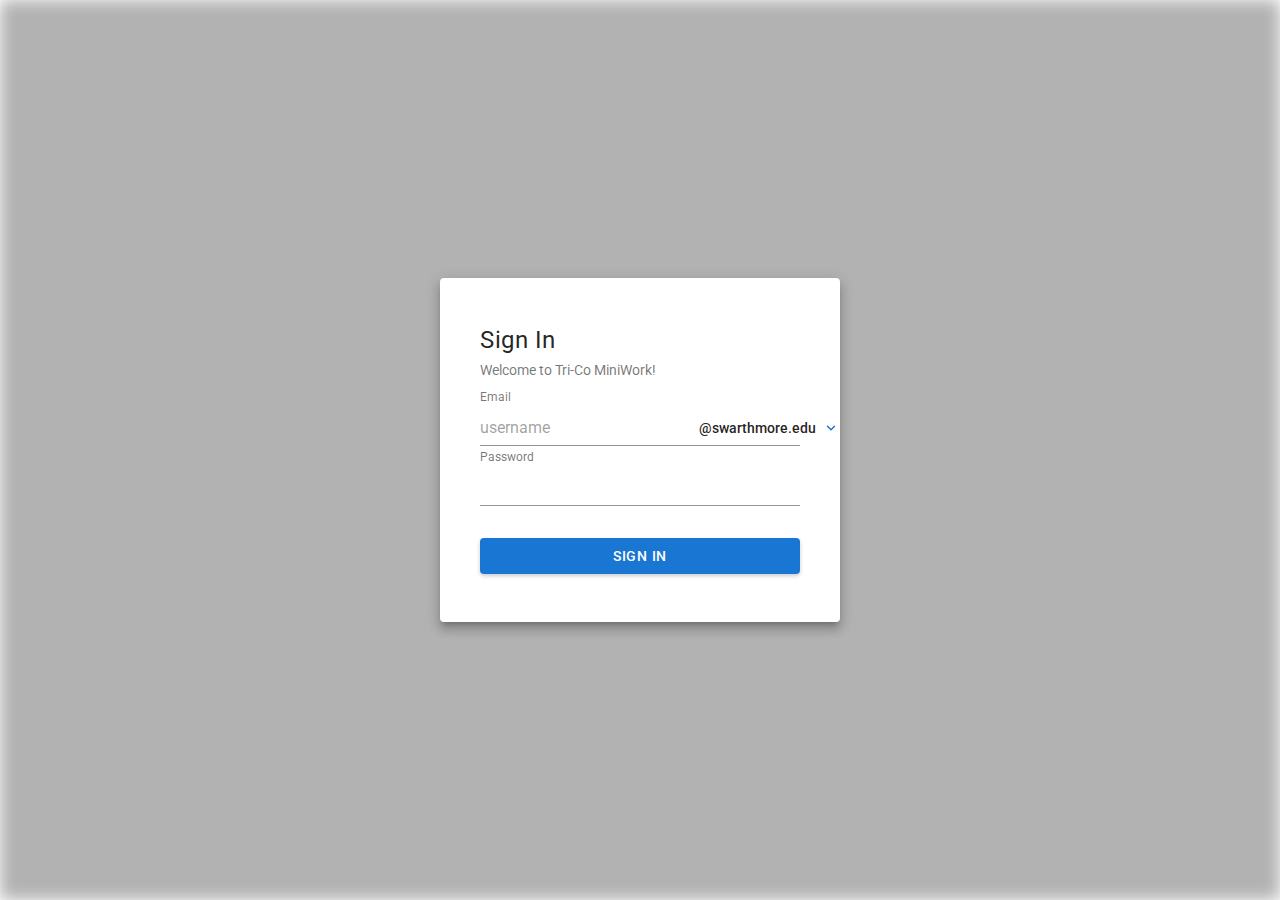
<file: index.html>
<!DOCTYPE html>
<html lang="en">
<head>
    <meta charset="UTF-8">
    <meta name="viewport" content="width=device-width, initial-scale=1.0">
    <title>Tri-Co Sign In</title>
    
    <!-- Google Fonts - Material Design Typeface -->
    <link rel="preconnect" href="https://fonts.googleapis.com">
    <link rel="preconnect" href="https://fonts.gstatic.com" crossorigin>
    <link href="https://fonts.googleapis.com/css2?family=Roboto:wght@300;400;500;700&display=swap" rel="stylesheet">
    
    <style>
        * {
            margin: 0;
            padding: 0;
            box-sizing: border-box;
        }

        body {
            font-family: 'Roboto', sans-serif;
            height: 100vh;
            overflow: hidden;
            position: relative;
        }

        /* Background with three sections */
        .background-container {
            position: absolute;
            top: 0;
            left: 0;
            width: 100%;
            height: 100%;
            display: flex;
            filter: blur(8px);
            z-index: 0;
        }

        .background-section {
            flex: 1;
            background-size: cover;
            background-position: center;
            background-repeat: no-repeat;
            position: relative;
            transition: transform 0.3s ease;
        }

        .background-section:hover {
            transform: scale(1.02);
        }

        .background-section::after {
            content: '';
            position: absolute;
            top: 0;
            left: 0;
            right: 0;
            bottom: 0;
            background: rgba(0, 0, 0, 0.3);
        }

        .section-swarthmore {
            background-image: url('https://images.unsplash.com/photo-1541339907198-e08756dedf3f?w=800&h=600&fit=crop');
        }

        .section-haverford {
            background-image: url('https://images.unsplash.com/photo-1523050854058-8df90110c9f1?w=800&h=600&fit=crop');
        }

        .section-brynmawr {
            background-image: url('https://images.unsplash.com/photo-1562774053-701939374585?w=800&h=600&fit=crop');
        }

        /* Sign-in card container */
        .signin-container {
            position: relative;
            z-index: 1;
            display: flex;
            justify-content: center;
            align-items: center;
            height: 100vh;
            padding: 20px;
        }

        /* Material Design Card */
        .signin-card {
            background: #FFFFFF;
            border-radius: 4px;
            box-shadow: 0 8px 10px 1px rgba(0, 0, 0, 0.14),
                        0 3px 14px 2px rgba(0, 0, 0, 0.12),
                        0 5px 5px -3px rgba(0, 0, 0, 0.2);
            padding: 48px 40px;
            width: 100%;
            max-width: 400px;
            animation: cardEnter 0.4s cubic-bezier(0.4, 0.0, 0.2, 1);
            transition: box-shadow 0.3s cubic-bezier(0.4, 0.0, 0.2, 1);
        }

        .signin-card:hover {
            box-shadow: 0 12px 16px 1px rgba(0, 0, 0, 0.14),
                        0 4px 18px 3px rgba(0, 0, 0, 0.12),
                        0 6px 6px -3px rgba(0, 0, 0, 0.2);
        }

        @keyframes cardEnter {
            from {
                opacity: 0;
                transform: translateY(-20px);
            }
            to {
                opacity: 1;
                transform: translateY(0);
            }
        }

        .signin-title {
            font-size: 24px;
            font-weight: 400;
            color: rgba(0, 0, 0, 0.87);
            margin-bottom: 8px;
            letter-spacing: 0.5px;
        }

        .signin-subtitle {
            font-size: 14px;
            color: rgba(0, 0, 0, 0.54);
            margin-bottom: 32px;
            font-weight: 400;
        }

        /* Form group */
        .form-group {
            margin-bottom: 24px;
            margin-top: 8px;
            position: relative;
        }

        /* Material Design Input */
        .mdc-text-field {
            position: relative;
            display: flex;
            align-items: center;
            width: 100%;
            background: transparent;
            border: none;
            border-bottom: 1px solid rgba(0, 0, 0, 0.42);
            padding: 8px 0;
            font-size: 16px;
            font-family: 'Roboto', sans-serif;
            color: rgba(0, 0, 0, 0.87);
            transition: border-color 0.3s cubic-bezier(0.4, 0.0, 0.2, 1);
        }

        .mdc-text-field:focus {
            outline: none;
            border-bottom: 2px solid #1976D2;
        }

        .mdc-text-field:focus + .mdc-line-ripple {
            transform: scaleX(1);
        }

        .mdc-text-field::placeholder {
            color: rgba(0, 0, 0, 0.38);
        }

        /* Email input with dropdown container */
        .email-container {
            display: flex;
            align-items: center;
            gap: 8px;
            border-bottom: 1px solid rgba(0, 0, 0, 0.42);
            transition: border-color 0.3s cubic-bezier(0.4, 0.0, 0.2, 1);
        }

        .email-container:focus-within {
            border-bottom: 2px solid #1976D2;
        }

        .email-input {
            flex: 1;
            border: none;
            background: transparent;
            padding: 8px 0;
            font-size: 16px;
            font-family: 'Roboto', sans-serif;
            color: rgba(0, 0, 0, 0.87);
            outline: none;
        }

        .email-input::placeholder {
            color: rgba(0, 0, 0, 0.38);
        }

        .domain-select {
            border: none;
            background: transparent;
            padding: 8px 28px 8px 8px;
            font-size: 14px;
            font-family: 'Roboto', sans-serif;
            font-weight: 500;
            color: rgba(0, 0, 0, 0.87);
            cursor: pointer;
            outline: none;
            appearance: none;
            border-radius: 4px;
            background-image: url("data:image/svg+xml,%3Csvg xmlns='http://www.w3.org/2000/svg' width='14' height='14' viewBox='0 0 24 24' fill='none' stroke='%231976D2' stroke-width='2.5' stroke-linecap='round' stroke-linejoin='round'%3E%3Cpolyline points='6 9 12 15 18 9'%3E%3C/polyline%3E%3C/svg%3E");
            background-repeat: no-repeat;
            background-position: right 6px center;
            transition: all 0.3s cubic-bezier(0.4, 0.0, 0.2, 1);
            position: relative;
        }

        .domain-select:hover {
            background-color: rgba(25, 118, 210, 0.08);
            color: #1976D2;
        }

        .domain-select:focus {
            background-color: rgba(25, 118, 210, 0.12);
            color: #1976D2;
            font-weight: 700;
        }

        .email-container:focus-within .domain-select {
            background-color: rgba(25, 118, 210, 0.08);
            color: #1976D2;
        }

        /* Style options to be bold when dropdown is expanded */
        .domain-select option {
            font-weight: 700;
            padding: 8px;
        }

        /* Line ripple effect */
        .mdc-line-ripple {
            position: absolute;
            bottom: 0;
            left: 0;
            width: 100%;
            height: 2px;
            background: #1976D2;
            transform: scaleX(0);
            transition: transform 0.3s cubic-bezier(0.4, 0.0, 0.2, 1);
        }

        .form-group:focus-within .mdc-line-ripple {
            transform: scaleX(1);
        }

        /* Label */
        .mdc-floating-label {
            position: absolute;
            left: 0;
            top: -20px;
            font-size: 12px;
            color: rgba(0, 0, 0, 0.54);
            pointer-events: none;
            transition: all 0.3s cubic-bezier(0.4, 0.0, 0.2, 1);
            transform-origin: left top;
            transform: scale(1);
        }

        .form-group:focus-within .mdc-floating-label {
            color: #1976D2;
        }

        .form-group.has-value .mdc-floating-label {
            color: rgba(0, 0, 0, 0.54);
        }

        /* Material Design Button */
        .mdc-button {
            width: 100%;
            height: 36px;
            padding: 0 16px;
            border: none;
            border-radius: 4px;
            background: #1976D2;
            color: #FFFFFF;
            font-size: 14px;
            font-weight: 500;
            font-family: 'Roboto', sans-serif;
            text-transform: uppercase;
            letter-spacing: 0.75px;
            cursor: pointer;
            position: relative;
            overflow: hidden;
            transition: background-color 0.3s cubic-bezier(0.4, 0.0, 0.2, 1),
                        box-shadow 0.3s cubic-bezier(0.4, 0.0, 0.2, 1);
            box-shadow: 0 2px 4px rgba(0, 0, 0, 0.2);
            margin-top: 8px;
        }

        .mdc-button:hover {
            background: #1565C0;
            box-shadow: 0 4px 8px rgba(0, 0, 0, 0.3);
        }

        .mdc-button:active {
            box-shadow: 0 1px 2px rgba(0, 0, 0, 0.2);
        }

        .mdc-button:focus {
            outline: none;
            box-shadow: 0 0 0 2px rgba(25, 118, 210, 0.3);
        }

        /* Ripple effect */
        .ripple {
            position: absolute;
            border-radius: 50%;
            background: rgba(255, 255, 255, 0.6);
            transform: scale(0);
            animation: ripple-animation 0.6s ease-out;
            pointer-events: none;
        }

        @keyframes ripple-animation {
            to {
                transform: scale(4);
                opacity: 0;
            }
        }

        /* Helper text */
        .mdc-text-field-helper-text {
            font-size: 12px;
            color: rgba(0, 0, 0, 0.54);
            margin-top: 4px;
            padding-left: 0;
        }

        /* Responsive design */
        @media (max-width: 768px) {
            .signin-card {
                padding: 32px 24px;
                max-width: 100%;
            }

            .background-container {
                flex-direction: column;
            }

            .background-section {
                height: 33.333%;
            }
        }

        @media (max-width: 480px) {
            .signin-title {
                font-size: 20px;
            }

            .signin-card {
                padding: 24px 16px;
            }
        }
    </style>
</head>
<body>
    <!-- Background with three sections -->
    <div class="background-container">
        <div class="background-section section-swarthmore"></div>
        <div class="background-section section-haverford"></div>
        <div class="background-section section-brynmawr"></div>
    </div>

    <!-- Sign-in card -->
    <div class="signin-container">
        <div class="signin-card">
            <h1 class="signin-title">Sign In</h1>
            <p class="signin-subtitle">Welcome to Tri-Co MiniWork!</p>

            <form id="signin-form">
                <!-- Email input with domain dropdown -->
                <div class="form-group">
                    <label class="mdc-floating-label" for="email-input">Email</label>
                    <div class="email-container">
                        <input 
                            type="text" 
                            id="email-input" 
                            class="email-input" 
                            placeholder="username"
                            autocomplete="username"
                        />
                        <select id="domain-select" class="domain-select">
                            <option value="@swarthmore.edu">@swarthmore.edu</option>
                            <option value="@haverford.edu">@haverford.edu</option>
                            <option value="@brynmawr.edu">@brynmawr.edu</option>
                        </select>
                    </div>
                    <div class="mdc-line-ripple"></div>
                </div>

                <!-- Password input -->
                <div class="form-group">
                    <label class="mdc-floating-label" for="password-input">Password</label>
                    <input 
                        type="password" 
                        id="password-input" 
                        class="mdc-text-field" 
                        placeholder=" "
                        autocomplete="current-password"
                    />
                    <div class="mdc-line-ripple"></div>
                </div>

                <!-- Sign in button -->
                <button type="submit" class="mdc-button" id="signin-button">
                    Sign In
                </button>
            </form>
        </div>
    </div>

    <script>
        // Floating label animation
        const emailInput = document.getElementById('email-input');
        const passwordInput = document.getElementById('password-input');
        const emailGroup = emailInput.closest('.form-group');
        const passwordGroup = passwordInput.closest('.form-group');

        // Check if inputs have values on load
        if (emailInput.value) {
            emailGroup.classList.add('has-value');
        }
        if (passwordInput.value) {
            passwordGroup.classList.add('has-value');
        }

        // Add has-value class when input has value
        emailInput.addEventListener('input', function() {
            if (this.value) {
                emailGroup.classList.add('has-value');
            } else {
                emailGroup.classList.remove('has-value');
            }
        });

        passwordInput.addEventListener('input', function() {
            if (this.value) {
                passwordGroup.classList.add('has-value');
            } else {
                passwordGroup.classList.remove('has-value');
            }
        });

        // Ripple effect on button click
        const signinButton = document.getElementById('signin-button');
        
        signinButton.addEventListener('click', function(e) {
            const ripple = document.createElement('span');
            const rect = this.getBoundingClientRect();
            const size = Math.max(rect.width, rect.height);
            const x = e.clientX - rect.left - size / 2;
            const y = e.clientY - rect.top - size / 2;
            
            ripple.style.width = ripple.style.height = size + 'px';
            ripple.style.left = x + 'px';
            ripple.style.top = y + 'px';
            ripple.classList.add('ripple');
            
            this.appendChild(ripple);
            
            setTimeout(() => {
                ripple.remove();
            }, 600);
        });

        // Form submission
        document.getElementById('signin-form').addEventListener('submit', function(e) {
            e.preventDefault();
            
            const email = emailInput.value;
            const domain = document.getElementById('domain-select').value;
            const password = passwordInput.value;
            const fullEmail = email + domain;
            
            // Save user info to localStorage
            const userInfo = {
                name: email.charAt(0).toUpperCase() + email.slice(1) || 'User',
                email: fullEmail
            };
            localStorage.setItem('userInfo', JSON.stringify(userInfo));
            
            // Here you would typically send this to your backend
            console.log('Sign in attempt:', {
                email: fullEmail,
                password: password
            });
            
            // Navigate to feed page
            window.location.href = 'feed.html';
        });

        // Focus animations
        const inputs = [emailInput, passwordInput];
        inputs.forEach(input => {
            input.addEventListener('focus', function() {
                this.closest('.form-group').classList.add('focused');
            });
            
            input.addEventListener('blur', function() {
                this.closest('.form-group').classList.remove('focused');
            });
        });
    </script>
</body>
</html>
</file>
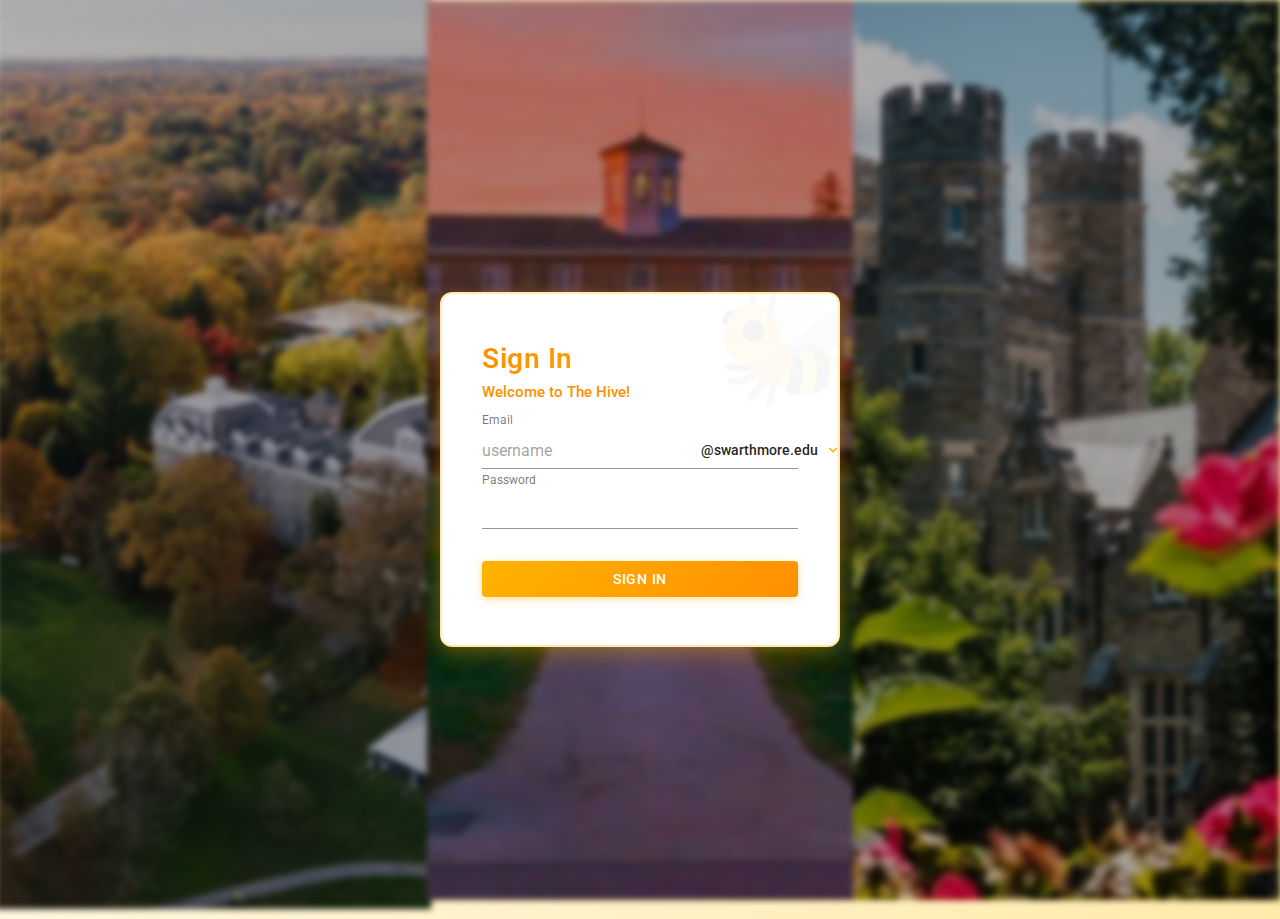
<file: codebase/html/index.html>
<!DOCTYPE html>
<html lang="en">
<head>
    <meta charset="UTF-8">
    <meta name="viewport" content="width=device-width, initial-scale=1.0">
    <title>The Hive - Sign In</title>
    
    <!-- Google Fonts - Material Design Typeface -->
    <link rel="preconnect" href="https://fonts.googleapis.com">
    <link rel="preconnect" href="https://fonts.gstatic.com" crossorigin>
    <link href="https://fonts.googleapis.com/css2?family=Roboto:wght@300;400;500;700&display=swap" rel="stylesheet">
    <link rel="stylesheet" href="../css/index.css">
    <script src="../scripts/settings.js"></script>
</head>
<body>
    <a href="#main-content" class="skip-link">Skip to main content</a>
    
    <!-- Background with three sections -->
    <div class="background-container" aria-hidden="true">
        <div class="background-section section-swarthmore"></div>
        <div class="background-section section-haverford"></div>
        <div class="background-section section-brynmawr"></div>
    </div>

    <!-- Sign-in card -->
    <div class="signin-container">
        <main class="signin-card" id="main-content">
            <h1 class="signin-title" data-i18n="index.signIn">Sign In</h1>
            <p class="signin-subtitle" data-i18n="index.welcome">Welcome to The Hive!</p>

            <form id="signin-form" aria-label="Sign in form">
                <!-- Email input with domain dropdown -->
                <div class="form-group">
                    <label class="mdc-floating-label" for="email-input" data-i18n="index.email">Email</label>
                    <div class="email-container">
                        <input 
                            type="text" 
                            id="email-input" 
                            class="email-input" 
                            placeholder="username"
                            autocomplete="username"
                            aria-label="Email username"
                            aria-required="true"
                        />
                        <select id="domain-select" class="domain-select" aria-label="Email domain">
                            <option value="@swarthmore.edu">@swarthmore.edu</option>
                            <option value="@haverford.edu">@haverford.edu</option>
                            <option value="@brynmawr.edu">@brynmawr.edu</option>
                        </select>
                    </div>
                    <div class="mdc-line-ripple"></div>
                </div>

                <!-- Password input -->
                <div class="form-group">
                    <label class="mdc-floating-label" for="password-input" data-i18n="index.password">Password</label>
                    <input 
                        type="password" 
                        id="password-input" 
                        class="mdc-text-field" 
                        placeholder=" "
                        autocomplete="current-password"
                        aria-label="Password"
                        aria-required="true"
                    />
                    <div class="mdc-line-ripple"></div>
                </div>

                <!-- Sign in button -->
                <button type="submit" class="mdc-button" id="signin-button" aria-label="Sign in to The Hive" data-i18n="index.signIn">Sign In</button>
            </form>
        </main>
    </div>

    <script src="../scripts/index.js"></script>
</body>
</html>
</file>
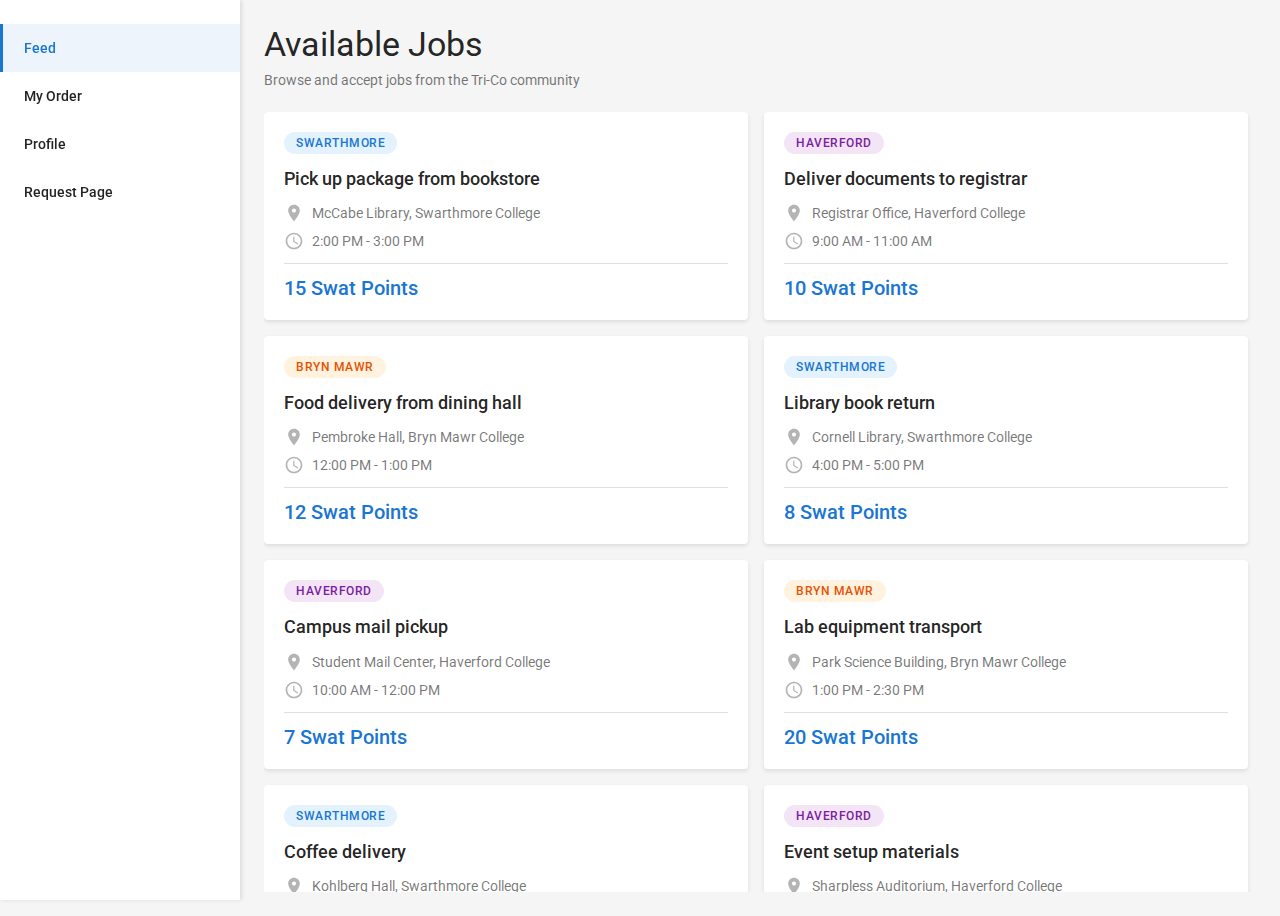
<file: feed.html>
<!DOCTYPE html>
<html lang="en">
<head>
    <meta charset="UTF-8">
    <meta name="viewport" content="width=device-width, initial-scale=1.0">
    <title>Tri-Co Jobs Feed</title>
    
    <!-- Google Fonts - Material Design Typeface -->
    <link rel="preconnect" href="https://fonts.googleapis.com">
    <link rel="preconnect" href="https://fonts.gstatic.com" crossorigin>
    <link href="https://fonts.googleapis.com/css2?family=Roboto:wght@300;400;500;700&display=swap" rel="stylesheet">
    
    <style>
        * {
            margin: 0;
            padding: 0;
            box-sizing: border-box;
        }

        body {
            font-family: 'Roboto', sans-serif;
            background: #F5F5F5;
            color: rgba(0, 0, 0, 0.87);
            display: flex;
            min-height: 100vh;
        }

        /* Left Navigation Sidebar */
        .nav-sidebar {
            width: 240px;
            background: #FFFFFF;
            box-shadow: 2px 0 4px rgba(0, 0, 0, 0.1);
            padding: 24px 0;
            position: fixed;
            height: 100vh;
            z-index: 100;
        }

        .nav-button {
            display: block;
            width: 100%;
            padding: 16px 24px;
            border: none;
            background: transparent;
            color: rgba(0, 0, 0, 0.87);
            font-size: 14px;
            font-weight: 500;
            font-family: 'Roboto', sans-serif;
            text-align: left;
            cursor: pointer;
            transition: background-color 0.2s cubic-bezier(0.4, 0.0, 0.2, 1);
            position: relative;
            overflow: hidden;
        }

        .nav-button:hover {
            background: rgba(0, 0, 0, 0.04);
        }

        .nav-button.active {
            background: rgba(25, 118, 210, 0.08);
            color: #1976D2;
        }

        .nav-button.active::before {
            content: '';
            position: absolute;
            left: 0;
            top: 0;
            bottom: 0;
            width: 3px;
            background: #1976D2;
        }

        /* Main Content Area */
        .main-content {
            margin-left: 240px;
            flex: 1;
            padding: 24px;
        }

        .page-header {
            margin-bottom: 24px;
        }

        .page-title {
            font-size: 34px;
            font-weight: 400;
            color: rgba(0, 0, 0, 0.87);
            margin-bottom: 8px;
        }

        .page-subtitle {
            font-size: 14px;
            color: rgba(0, 0, 0, 0.54);
        }

        /* Jobs List Container */
        .jobs-container {
            display: grid;
            grid-template-columns: repeat(auto-fill, minmax(320px, 1fr));
            gap: 16px;
            max-height: calc(100vh - 120px);
            overflow-y: auto;
            padding-right: 8px;
        }

        .jobs-container::-webkit-scrollbar {
            width: 8px;
        }

        .jobs-container::-webkit-scrollbar-track {
            background: #F5F5F5;
            border-radius: 4px;
        }

        .jobs-container::-webkit-scrollbar-thumb {
            background: #BDBDBD;
            border-radius: 4px;
        }

        .jobs-container::-webkit-scrollbar-thumb:hover {
            background: #9E9E9E;
        }

        /* Job Card */
        .job-card {
            background: #FFFFFF;
            border-radius: 4px;
            box-shadow: 0 2px 4px rgba(0, 0, 0, 0.1);
            padding: 20px;
            cursor: pointer;
            transition: all 0.3s cubic-bezier(0.4, 0.0, 0.2, 1);
            position: relative;
            overflow: hidden;
        }

        .job-card:hover {
            box-shadow: 0 4px 8px rgba(0, 0, 0, 0.15);
            transform: translateY(-2px);
        }

        .job-card:active {
            transform: translateY(0);
            box-shadow: 0 2px 4px rgba(0, 0, 0, 0.1);
        }

        .job-college {
            display: inline-block;
            padding: 4px 12px;
            border-radius: 16px;
            font-size: 12px;
            font-weight: 500;
            text-transform: uppercase;
            letter-spacing: 0.5px;
            margin-bottom: 12px;
        }

        .college-swarthmore {
            background: #E3F2FD;
            color: #1976D2;
        }

        .college-haverford {
            background: #F3E5F5;
            color: #7B1FA2;
        }

        .college-brynmawr {
            background: #FFF3E0;
            color: #E65100;
        }

        .job-mission {
            font-size: 18px;
            font-weight: 500;
            color: rgba(0, 0, 0, 0.87);
            margin-bottom: 12px;
            line-height: 1.4;
        }

        .job-detail-row {
            display: flex;
            align-items: center;
            margin-bottom: 8px;
            font-size: 14px;
            color: rgba(0, 0, 0, 0.54);
        }

        .job-detail-row:last-child {
            margin-bottom: 0;
        }

        .job-detail-icon {
            width: 20px;
            height: 20px;
            margin-right: 8px;
            opacity: 0.54;
        }

        .job-price {
            font-size: 20px;
            font-weight: 500;
            color: #1976D2;
            margin-top: 12px;
            padding-top: 12px;
            border-top: 1px solid rgba(0, 0, 0, 0.12);
        }

        /* Modal */
        .modal {
            display: none;
            position: fixed;
            top: 0;
            left: 0;
            width: 100%;
            height: 100%;
            background: rgba(0, 0, 0, 0.5);
            z-index: 1000;
            animation: fadeIn 0.3s ease;
            overflow-y: auto;
        }

        .modal.active {
            display: flex;
            justify-content: center;
            align-items: center;
            padding: 20px;
        }

        @keyframes fadeIn {
            from {
                opacity: 0;
            }
            to {
                opacity: 1;
            }
        }

        .modal-content {
            background: #FFFFFF;
            border-radius: 4px;
            box-shadow: 0 8px 10px 1px rgba(0, 0, 0, 0.14),
                        0 3px 14px 2px rgba(0, 0, 0, 0.12),
                        0 5px 5px -3px rgba(0, 0, 0, 0.2);
            max-width: 600px;
            width: 100%;
            max-height: 90vh;
            overflow-y: auto;
            animation: slideUp 0.3s cubic-bezier(0.4, 0.0, 0.2, 1);
            position: relative;
        }

        @keyframes slideUp {
            from {
                transform: translateY(20px);
                opacity: 0;
            }
            to {
                transform: translateY(0);
                opacity: 1;
            }
        }

        .modal-header {
            padding: 24px;
            border-bottom: 1px solid rgba(0, 0, 0, 0.12);
        }

        .modal-close {
            position: absolute;
            top: 16px;
            right: 16px;
            width: 36px;
            height: 36px;
            border: none;
            background: transparent;
            border-radius: 50%;
            cursor: pointer;
            display: flex;
            align-items: center;
            justify-content: center;
            transition: background-color 0.2s;
        }

        .modal-close:hover {
            background: rgba(0, 0, 0, 0.04);
        }

        .modal-close::before,
        .modal-close::after {
            content: '';
            position: absolute;
            width: 18px;
            height: 2px;
            background: rgba(0, 0, 0, 0.54);
            transform: rotate(45deg);
        }

        .modal-close::after {
            transform: rotate(-45deg);
        }

        .modal-title {
            font-size: 24px;
            font-weight: 400;
            color: rgba(0, 0, 0, 0.87);
            margin-bottom: 8px;
        }

        .modal-body {
            padding: 24px;
        }

        .modal-detail-section {
            margin-bottom: 24px;
        }

        .modal-detail-section:last-child {
            margin-bottom: 0;
        }

        .modal-detail-label {
            font-size: 12px;
            font-weight: 500;
            color: rgba(0, 0, 0, 0.54);
            text-transform: uppercase;
            letter-spacing: 0.5px;
            margin-bottom: 8px;
        }

        .modal-detail-value {
            font-size: 16px;
            color: rgba(0, 0, 0, 0.87);
            line-height: 1.5;
        }

        .modal-actions {
            padding: 16px 24px;
            border-top: 1px solid rgba(0, 0, 0, 0.12);
            display: flex;
            justify-content: flex-end;
            gap: 8px;
        }

        .btn {
            padding: 10px 24px;
            border: none;
            border-radius: 4px;
            font-size: 14px;
            font-weight: 500;
            font-family: 'Roboto', sans-serif;
            text-transform: uppercase;
            letter-spacing: 0.75px;
            cursor: pointer;
            transition: all 0.3s cubic-bezier(0.4, 0.0, 0.2, 1);
            position: relative;
            overflow: hidden;
        }

        .btn-secondary {
            background: transparent;
            color: rgba(0, 0, 0, 0.54);
        }

        .btn-secondary:hover {
            background: rgba(0, 0, 0, 0.04);
        }

        .btn-primary {
            background: #1976D2;
            color: #FFFFFF;
            box-shadow: 0 2px 4px rgba(0, 0, 0, 0.2);
        }

        .btn-primary:hover {
            background: #1565C0;
            box-shadow: 0 4px 8px rgba(0, 0, 0, 0.3);
        }

        .btn-primary:active {
            box-shadow: 0 1px 2px rgba(0, 0, 0, 0.2);
        }

        /* Responsive */
        @media (max-width: 768px) {
            .nav-sidebar {
                width: 200px;
            }

            .main-content {
                margin-left: 200px;
                padding: 16px;
            }

            .jobs-container {
                grid-template-columns: 1fr;
            }

            .modal-content {
                max-width: 100%;
                margin: 20px;
            }
        }

        @media (max-width: 480px) {
            .nav-sidebar {
                width: 180px;
            }

            .main-content {
                margin-left: 180px;
                padding: 12px;
            }
        }
    </style>
</head>
<body>
    <!-- Left Navigation Sidebar -->
    <nav class="nav-sidebar">
        <button class="nav-button active" onclick="window.location.href='feed.html'">Feed</button>
        <button class="nav-button" onclick="window.location.href='my-orders.html'">My Order</button>
        <button class="nav-button" onclick="window.location.href='profile.html'">Profile</button>
        <button class="nav-button" onclick="window.location.href='request.html'">Request Page</button>
    </nav>

    <!-- Main Content -->
    <main class="main-content">
        <div class="page-header">
            <h1 class="page-title">Available Jobs</h1>
            <p class="page-subtitle">Browse and accept jobs from the Tri-Co community</p>
        </div>

        <!-- Jobs List -->
        <div class="jobs-container" id="jobs-container">
            <!-- Jobs will be dynamically inserted here -->
        </div>
    </main>

    <!-- Job Detail Modal -->
    <div class="modal" id="job-modal">
        <div class="modal-content">
            <button class="modal-close" onclick="closeModal()"></button>
            <div class="modal-header">
                <div class="job-college" id="modal-college"></div>
                <h2 class="modal-title" id="modal-title"></h2>
            </div>
            <div class="modal-body">
                <div class="modal-detail-section">
                    <div class="modal-detail-label">Mission</div>
                    <div class="modal-detail-value" id="modal-mission"></div>
                </div>
                <div class="modal-detail-section">
                    <div class="modal-detail-label">Destination</div>
                    <div class="modal-detail-value" id="modal-destination"></div>
                </div>
                <div class="modal-detail-section">
                    <div class="modal-detail-label">Time Needed</div>
                    <div class="modal-detail-value" id="modal-time"></div>
                </div>
                <div class="modal-detail-section">
                    <div class="modal-detail-label">Price</div>
                    <div class="modal-detail-value" id="modal-price"></div>
                </div>
                <div class="modal-detail-section">
                    <div class="modal-detail-label">Description</div>
                    <div class="modal-detail-value" id="modal-description"></div>
                </div>
            </div>
            <div class="modal-actions">
                <button class="btn btn-secondary" onclick="closeModal()">Cancel</button>
                <button class="btn btn-primary" onclick="takeJob()">Take Job</button>
            </div>
        </div>
    </div>

    <script>
        // Convert requested jobs to feed format
        function convertRequestedJobsToFeedFormat() {
            const requestedJobs = JSON.parse(localStorage.getItem('requestedJobs') || '[]');
            const feedJobs = [];
            let maxId = 100; // Start IDs higher than sample jobs

            requestedJobs.forEach((request, index) => {
                // Format time from timeFrame
                let timeString = 'Not specified';
                if (request.timeFrame) {
                    const startDate = new Date(`${request.timeFrame.startDate}T${request.timeFrame.startTime}`);
                    const endDate = new Date(`${request.timeFrame.endDate}T${request.timeFrame.endTime}`);
                    
                    if (!isNaN(startDate.getTime()) && !isNaN(endDate.getTime())) {
                        const startTime = startDate.toLocaleTimeString('en-US', { 
                            hour: 'numeric', 
                            minute: '2-digit',
                            hour12: true 
                        });
                        const endTime = endDate.toLocaleTimeString('en-US', { 
                            hour: 'numeric', 
                            minute: '2-digit',
                            hour12: true 
                        });
                        timeString = `${startTime} - ${endTime}`;
                    }
                }

                // Create mission from service type and destination
                const mission = `${request.serviceType.charAt(0).toUpperCase() + request.serviceType.slice(1)}: ${request.destination}`;

                feedJobs.push({
                    id: maxId + index,
                    college: request.college || 'swarthmore',
                    collegeName: request.collegeName || 'Swarthmore',
                    mission: mission,
                    destination: request.destination,
                    price: `${request.fee} Swat Point${parseInt(request.fee) !== 1 ? 's' : ''}`,
                    time: timeString,
                    description: request.moreDetails || `Service type: ${request.serviceType}. Destination: ${request.destination}.`,
                    serviceType: request.serviceType // Preserve serviceType for stats
                });
            });

            return feedJobs;
        }

        // Sample job data
        const sampleJobs = [
            {
                id: 1,
                college: 'swarthmore',
                collegeName: 'Swarthmore',
                mission: 'Pick up package from bookstore',
                destination: 'McCabe Library, Swarthmore College',
                price: '15 Swat Points',
                time: '2:00 PM - 3:00 PM',
                description: 'Need someone to pick up a textbook order from the bookstore and deliver it to McCabe Library. The package is ready for pickup. Please bring a valid ID.'
            },
            {
                id: 2,
                college: 'haverford',
                collegeName: 'Haverford',
                mission: 'Deliver documents to registrar',
                destination: 'Registrar Office, Haverford College',
                price: '10 Swat Points',
                time: '9:00 AM - 11:00 AM',
                description: 'Urgent delivery of signed forms to the registrar office. Documents are in a sealed envelope. Must be delivered before 11 AM.'
            },
            {
                id: 3,
                college: 'brynmawr',
                collegeName: 'Bryn Mawr',
                mission: 'Food delivery from dining hall',
                destination: 'Pembroke Hall, Bryn Mawr College',
                price: '12 Swat Points',
                time: '12:00 PM - 1:00 PM',
                description: 'Pick up lunch order from the dining hall and deliver to Pembroke Hall. Order includes vegetarian options. Contact person will meet you at the entrance.'
            },
            {
                id: 4,
                college: 'swarthmore',
                collegeName: 'Swarthmore',
                mission: 'Library book return',
                destination: 'Cornell Library, Swarthmore College',
                price: '8 Swat Points',
                time: '4:00 PM - 5:00 PM',
                description: 'Return three library books to the circulation desk. Books are due today. Please get a receipt as confirmation.'
            },
            {
                id: 5,
                college: 'haverford',
                collegeName: 'Haverford',
                mission: 'Campus mail pickup',
                destination: 'Student Mail Center, Haverford College',
                price: '7 Swat Points',
                time: '10:00 AM - 12:00 PM',
                description: 'Pick up mail from the student mail center and deliver to dormitory. Multiple packages expected. Will provide mailbox number upon acceptance.'
            },
            {
                id: 6,
                college: 'brynmawr',
                collegeName: 'Bryn Mawr',
                mission: 'Lab equipment transport',
                destination: 'Park Science Building, Bryn Mawr College',
                price: '20 Swat Points',
                time: '1:00 PM - 2:30 PM',
                description: 'Transport delicate lab equipment from one building to another. Equipment is already packaged. Handle with care. Cart will be provided.'
            },
            {
                id: 7,
                college: 'swarthmore',
                collegeName: 'Swarthmore',
                mission: 'Coffee delivery',
                destination: 'Kohlberg Hall, Swarthmore College',
                price: '5 Swat Points',
                time: '8:30 AM - 9:00 AM',
                description: 'Pick up coffee order from local café and deliver to professor\'s office. Order includes 4 drinks. Building access code will be provided.'
            },
            {
                id: 8,
                college: 'haverford',
                collegeName: 'Haverford',
                mission: 'Event setup materials',
                destination: 'Sharpless Auditorium, Haverford College',
                price: '18 Swat Points',
                time: '3:00 PM - 4:00 PM',
                description: 'Help transport event setup materials from storage to auditorium. Includes tables, chairs, and decorations. Multiple trips may be needed.'
            }
        ];

        // Merge sample jobs with requested jobs from localStorage
        const requestedJobs = convertRequestedJobsToFeedFormat();
        const jobs = [...sampleJobs, ...requestedJobs];

        let currentJobId = null;

        // Render jobs
        function renderJobs() {
            const container = document.getElementById('jobs-container');
            container.innerHTML = '';

            jobs.forEach(job => {
                const jobCard = document.createElement('div');
                jobCard.className = 'job-card';
                jobCard.onclick = () => openModal(job.id);

                jobCard.innerHTML = `
                    <div class="job-college college-${job.college}">${job.collegeName}</div>
                    <div class="job-mission">${job.mission}</div>
                    <div class="job-detail-row">
                        <svg class="job-detail-icon" viewBox="0 0 24 24" fill="currentColor">
                            <path d="M12 2C8.13 2 5 5.13 5 9c0 5.25 7 13 7 13s7-7.75 7-13c0-3.87-3.13-7-7-7zm0 9.5c-1.38 0-2.5-1.12-2.5-2.5s1.12-2.5 2.5-2.5 2.5 1.12 2.5 2.5-1.12 2.5-2.5 2.5z"/>
                        </svg>
                        <span>${job.destination}</span>
                    </div>
                    <div class="job-detail-row">
                        <svg class="job-detail-icon" viewBox="0 0 24 24" fill="currentColor">
                            <path d="M11.99 2C6.47 2 2 6.48 2 12s4.47 10 9.99 10C17.52 22 22 17.52 22 12S17.52 2 11.99 2zM12 20c-4.42 0-8-3.58-8-8s3.58-8 8-8 8 3.58 8 8-3.58 8-8 8zm.5-13H11v6l5.25 3.15.75-1.23-4.5-2.67z"/>
                        </svg>
                        <span>${job.time}</span>
                    </div>
                    <div class="job-price">${job.price}</div>
                `;

                container.appendChild(jobCard);
            });
        }

        // Open modal with job details
        function openModal(jobId) {
            const job = jobs.find(j => j.id === jobId);
            if (!job) return;

            currentJobId = jobId;
            const modal = document.getElementById('job-modal');
            
            document.getElementById('modal-college').textContent = job.collegeName;
            document.getElementById('modal-college').className = `job-college college-${job.college}`;
            document.getElementById('modal-title').textContent = job.mission;
            document.getElementById('modal-mission').textContent = job.mission;
            document.getElementById('modal-destination').textContent = job.destination;
            document.getElementById('modal-time').textContent = job.time;
            document.getElementById('modal-price').textContent = job.price;
            document.getElementById('modal-description').textContent = job.description;

            modal.classList.add('active');
            document.body.style.overflow = 'hidden';
        }

        // Close modal
        function closeModal() {
            const modal = document.getElementById('job-modal');
            modal.classList.remove('active');
            document.body.style.overflow = '';
            currentJobId = null;
        }

        // Take job
        function takeJob() {
            if (!currentJobId) return;

            const job = jobs.find(j => j.id === currentJobId);
            if (job) {
                // Save to localStorage
                const acceptedJob = {
                    ...job,
                    acceptedAt: new Date().toISOString(),
                    // Preserve serviceType if it exists (from requested jobs)
                    serviceType: job.serviceType || null
                };
                
                const acceptedJobs = getAcceptedJobs();
                acceptedJobs.push(acceptedJob);
                localStorage.setItem('acceptedJobs', JSON.stringify(acceptedJobs));
                
                alert(`You have successfully accepted the job: "${job.mission}"!\n\nYou will be contacted with further details.`);
                
                // Remove job from list (in a real app, this would update the backend)
                const index = jobs.findIndex(j => j.id === currentJobId);
                if (index > -1) {
                    jobs.splice(index, 1);
                    renderJobs();
                }
                
                closeModal();
            }
        }

        // Get accepted jobs from localStorage
        function getAcceptedJobs() {
            const stored = localStorage.getItem('acceptedJobs');
            return stored ? JSON.parse(stored) : [];
        }

        // Close modal when clicking outside
        document.getElementById('job-modal').addEventListener('click', function(e) {
            if (e.target === this) {
                closeModal();
            }
        });

        // Close modal with Escape key
        document.addEventListener('keydown', function(e) {
            if (e.key === 'Escape') {
                closeModal();
            }
        });

        // Initialize
        renderJobs();
    </script>
</body>
</html>
</file>
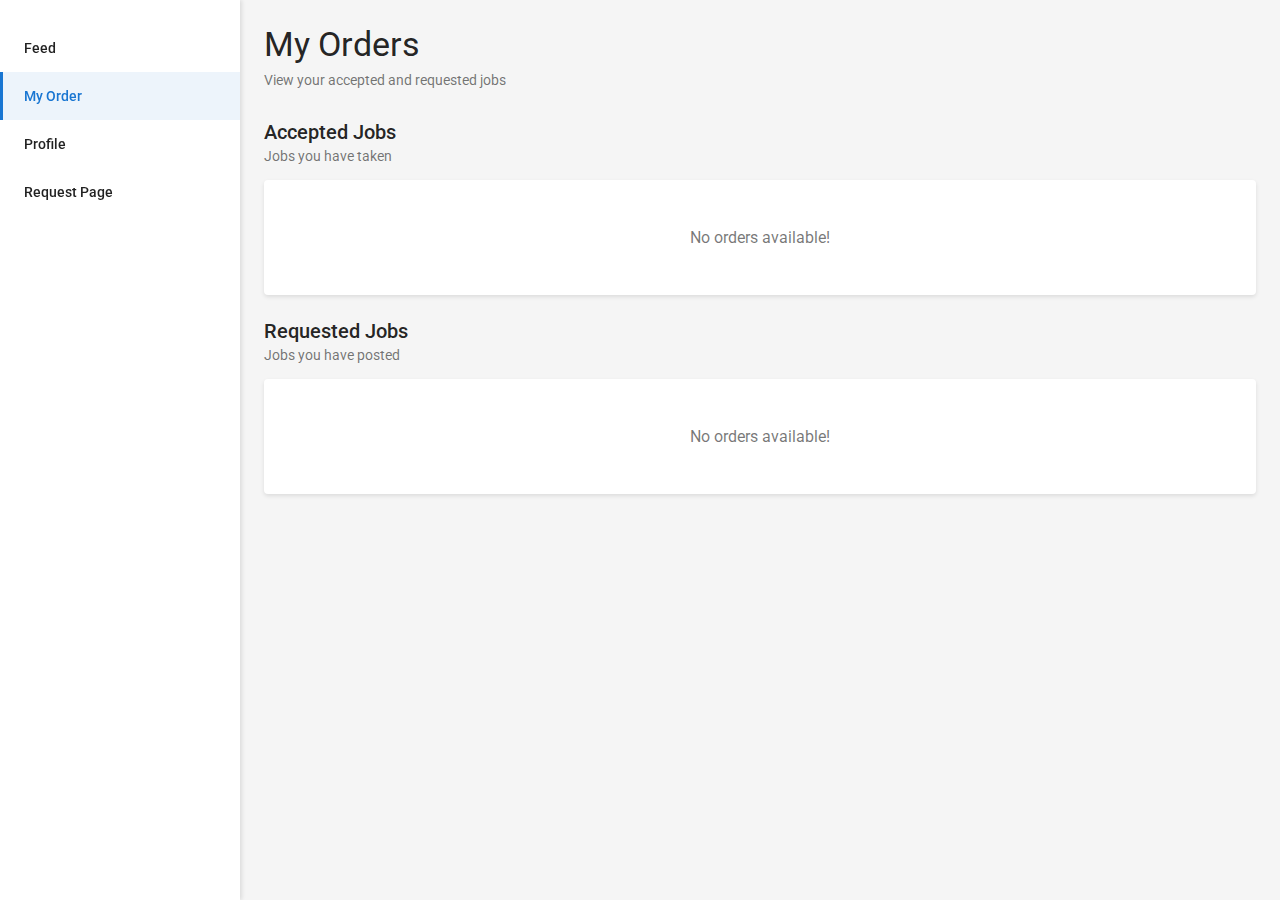
<file: my-orders.html>
<!DOCTYPE html>
<html lang="en">
<head>
    <meta charset="UTF-8">
    <meta name="viewport" content="width=device-width, initial-scale=1.0">
    <title>My Orders - Tri-Co</title>
    
    <!-- Google Fonts - Material Design Typeface -->
    <link rel="preconnect" href="https://fonts.googleapis.com">
    <link rel="preconnect" href="https://fonts.gstatic.com" crossorigin>
    <link href="https://fonts.googleapis.com/css2?family=Roboto:wght@300;400;500;700&display=swap" rel="stylesheet">
    
    <style>
        * {
            margin: 0;
            padding: 0;
            box-sizing: border-box;
        }

        body {
            font-family: 'Roboto', sans-serif;
            background: #F5F5F5;
            color: rgba(0, 0, 0, 0.87);
            display: flex;
            min-height: 100vh;
        }

        /* Left Navigation Sidebar */
        .nav-sidebar {
            width: 240px;
            background: #FFFFFF;
            box-shadow: 2px 0 4px rgba(0, 0, 0, 0.1);
            padding: 24px 0;
            position: fixed;
            height: 100vh;
            z-index: 100;
        }

        .nav-button {
            display: block;
            width: 100%;
            padding: 16px 24px;
            border: none;
            background: transparent;
            color: rgba(0, 0, 0, 0.87);
            font-size: 14px;
            font-weight: 500;
            font-family: 'Roboto', sans-serif;
            text-align: left;
            cursor: pointer;
            transition: background-color 0.2s cubic-bezier(0.4, 0.0, 0.2, 1);
            position: relative;
            overflow: hidden;
        }

        .nav-button:hover {
            background: rgba(0, 0, 0, 0.04);
        }

        .nav-button.active {
            background: rgba(25, 118, 210, 0.08);
            color: #1976D2;
        }

        .nav-button.active::before {
            content: '';
            position: absolute;
            left: 0;
            top: 0;
            bottom: 0;
            width: 3px;
            background: #1976D2;
        }

        /* Main Content */
        .main-content {
            margin-left: 240px;
            flex: 1;
            padding: 24px;
        }

        .page-header {
            margin-bottom: 32px;
        }

        .page-title {
            font-size: 34px;
            font-weight: 400;
            color: rgba(0, 0, 0, 0.87);
            margin-bottom: 8px;
        }

        .page-subtitle {
            font-size: 14px;
            color: rgba(0, 0, 0, 0.54);
        }

        /* Orders Container */
        .orders-container {
            display: flex;
            flex-direction: column;
            gap: 24px;
        }

        /* Section Header */
        .section-header {
            margin-bottom: 16px;
        }

        .section-title {
            font-size: 20px;
            font-weight: 500;
            color: rgba(0, 0, 0, 0.87);
            margin-bottom: 4px;
        }

        .section-subtitle {
            font-size: 14px;
            color: rgba(0, 0, 0, 0.54);
        }

        /* Order Card */
        .order-card {
            background: #FFFFFF;
            border-radius: 4px;
            box-shadow: 0 2px 4px rgba(0, 0, 0, 0.1);
            padding: 24px;
            transition: box-shadow 0.3s cubic-bezier(0.4, 0.0, 0.2, 1);
        }

        .order-card:hover {
            box-shadow: 0 4px 8px rgba(0, 0, 0, 0.15);
        }

        .order-card.empty {
            text-align: center;
            padding: 48px 24px;
            color: rgba(0, 0, 0, 0.54);
        }

        .empty-message {
            font-size: 16px;
            font-weight: 400;
        }

        .job-college {
            display: inline-block;
            padding: 4px 12px;
            border-radius: 16px;
            font-size: 12px;
            font-weight: 500;
            text-transform: uppercase;
            letter-spacing: 0.5px;
            margin-bottom: 12px;
        }

        .college-swarthmore {
            background: #E3F2FD;
            color: #1976D2;
        }

        .college-haverford {
            background: #F3E5F5;
            color: #7B1FA2;
        }

        .college-brynmawr {
            background: #FFF3E0;
            color: #E65100;
        }

        .order-mission {
            font-size: 18px;
            font-weight: 500;
            color: rgba(0, 0, 0, 0.87);
            margin-bottom: 16px;
        }

        .order-detail-row {
            display: flex;
            align-items: flex-start;
            margin-bottom: 12px;
            font-size: 14px;
            color: rgba(0, 0, 0, 0.87);
        }

        .order-detail-row:last-child {
            margin-bottom: 0;
        }

        .order-detail-label {
            font-weight: 500;
            color: rgba(0, 0, 0, 0.54);
            min-width: 120px;
            margin-right: 8px;
        }

        .order-detail-value {
            flex: 1;
            color: rgba(0, 0, 0, 0.87);
        }

        .order-price {
            font-size: 20px;
            font-weight: 500;
            color: #1976D2;
            margin-top: 16px;
            padding-top: 16px;
            border-top: 1px solid rgba(0, 0, 0, 0.12);
        }

        .time-info {
            display: flex;
            flex-direction: column;
            gap: 8px;
            margin-top: 12px;
            padding: 12px;
            background: rgba(25, 118, 210, 0.04);
            border-radius: 4px;
        }

        .time-item {
            display: flex;
            align-items: center;
            font-size: 14px;
        }

        .time-label {
            font-weight: 500;
            color: rgba(0, 0, 0, 0.54);
            min-width: 140px;
        }

        .time-value {
            color: rgba(0, 0, 0, 0.87);
            font-weight: 500;
        }

        .time-value.urgent {
            color: #D32F2F;
        }

        .time-value.warning {
            color: #F57C00;
        }

        /* Service Type Badge */
        .service-type-badge {
            display: inline-block;
            padding: 4px 12px;
            border-radius: 16px;
            font-size: 12px;
            font-weight: 500;
            text-transform: capitalize;
            margin-bottom: 12px;
            background: #E8F5E9;
            color: #2E7D32;
        }

        /* Responsive */
        @media (max-width: 768px) {
            .nav-sidebar {
                width: 200px;
            }

            .main-content {
                margin-left: 200px;
                padding: 16px;
            }

            .order-detail-row {
                flex-direction: column;
            }

            .order-detail-label {
                min-width: auto;
                margin-bottom: 4px;
            }
        }

        @media (max-width: 480px) {
            .nav-sidebar {
                width: 180px;
            }

            .main-content {
                margin-left: 180px;
                padding: 12px;
            }
        }
    </style>
</head>
<body>
    <!-- Left Navigation Sidebar -->
    <nav class="nav-sidebar">
        <button class="nav-button" onclick="window.location.href='feed.html'">Feed</button>
        <button class="nav-button active" onclick="window.location.href='my-orders.html'">My Order</button>
        <button class="nav-button" onclick="window.location.href='profile.html'">Profile</button>
        <button class="nav-button" onclick="window.location.href='request.html'">Request Page</button>
    </nav>

    <!-- Main Content -->
    <main class="main-content">
        <div class="page-header">
            <h1 class="page-title">My Orders</h1>
            <p class="page-subtitle">View your accepted and requested jobs</p>
        </div>

        <div class="orders-container">
            <!-- Accepted Jobs Section -->
            <div>
                <div class="section-header">
                    <h2 class="section-title">Accepted Jobs</h2>
                    <p class="section-subtitle">Jobs you have taken</p>
                </div>
                <div id="accepted-jobs-container">
                    <!-- Accepted jobs will be inserted here -->
                </div>
            </div>

            <!-- Requested Jobs Section -->
            <div>
                <div class="section-header">
                    <h2 class="section-title">Requested Jobs</h2>
                    <p class="section-subtitle">Jobs you have posted</p>
                </div>
                <div id="requested-jobs-container">
                    <!-- Requested jobs will be inserted here -->
                </div>
            </div>
        </div>
    </main>

    <script>
        // Get accepted jobs from localStorage
        function getAcceptedJobs() {
            const stored = localStorage.getItem('acceptedJobs');
            return stored ? JSON.parse(stored) : [];
        }

        // Get requested jobs from localStorage
        function getRequestedJobs() {
            const stored = localStorage.getItem('requestedJobs');
            return stored ? JSON.parse(stored) : [];
        }

        // Format time elapsed
        function getTimeElapsed(acceptedAt) {
            const now = new Date();
            const accepted = new Date(acceptedAt);
            const diffMs = now - accepted;
            const diffMins = Math.floor(diffMs / 60000);
            const diffHours = Math.floor(diffMs / 3600000);
            const diffDays = Math.floor(diffMs / 86400000);

            if (diffMins < 60) {
                return `${diffMins} minute${diffMins !== 1 ? 's' : ''} ago`;
            } else if (diffHours < 24) {
                return `${diffHours} hour${diffHours !== 1 ? 's' : ''} ago`;
            } else {
                return `${diffDays} day${diffDays !== 1 ? 's' : ''} ago`;
            }
        }

        // Format due time
        function getDueTime(timeString) {
            // Parse time string like "2:00 PM - 3:00 PM" or use date/time from request
            return timeString || 'Not specified';
        }

        // Get time until due
        function getTimeUntilDue(dueDate, dueTime) {
            if (!dueDate || !dueTime) return null;
            
            try {
                const due = new Date(`${dueDate}T${dueTime}`);
                const now = new Date();
                const diffMs = due - now;
                
                if (diffMs < 0) {
                    return { text: 'Overdue', urgent: true };
                }
                
                const diffMins = Math.floor(diffMs / 60000);
                const diffHours = Math.floor(diffMs / 3600000);
                const diffDays = Math.floor(diffMs / 86400000);

                if (diffMins < 60) {
                    return { text: `Due in ${diffMins} minute${diffMins !== 1 ? 's' : ''}`, urgent: true };
                } else if (diffHours < 24) {
                    return { text: `Due in ${diffHours} hour${diffHours !== 1 ? 's' : ''}`, urgent: true };
                } else if (diffDays < 3) {
                    return { text: `Due in ${diffDays} day${diffDays !== 1 ? 's' : ''}`, urgent: false, warning: true };
                } else {
                    return { text: `Due in ${diffDays} day${diffDays !== 1 ? 's' : ''}`, urgent: false };
                }
            } catch (e) {
                return null;
            }
        }

        // Render accepted jobs
        function renderAcceptedJobs() {
            const container = document.getElementById('accepted-jobs-container');
            const jobs = getAcceptedJobs();

            if (jobs.length === 0) {
                container.innerHTML = `
                    <div class="order-card empty">
                        <div class="empty-message">No orders available!</div>
                    </div>
                `;
                return;
            }

            container.innerHTML = '';
            jobs.forEach(job => {
                const card = document.createElement('div');
                card.className = 'order-card';

                const timeElapsed = getTimeElapsed(job.acceptedAt);
                const dueInfo = job.timeFrame ? 
                    getTimeUntilDue(job.timeFrame.endDate, job.timeFrame.endTime) : null;

                card.innerHTML = `
                    <div class="job-college college-${job.college}">${job.collegeName}</div>
                    <div class="order-mission">${job.mission}</div>
                    <div class="order-detail-row">
                        <span class="order-detail-label">Destination:</span>
                        <span class="order-detail-value">${job.destination}</span>
                    </div>
                    <div class="order-detail-row">
                        <span class="order-detail-label">Time Frame:</span>
                        <span class="order-detail-value">${job.time || 'Not specified'}</span>
                    </div>
                    <div class="order-price">${job.price}</span>
                    <div class="time-info">
                        <div class="time-item">
                            <span class="time-label">Accepted:</span>
                            <span class="time-value">${timeElapsed}</span>
                        </div>
                        ${dueInfo ? `
                            <div class="time-item">
                                <span class="time-label">Due:</span>
                                <span class="time-value ${dueInfo.urgent ? 'urgent' : dueInfo.warning ? 'warning' : ''}">${dueInfo.text}</span>
                            </div>
                        ` : ''}
                    </div>
                    ${job.description ? `
                        <div class="order-detail-row" style="margin-top: 12px;">
                            <span class="order-detail-label">Description:</span>
                            <span class="order-detail-value">${job.description}</span>
                        </div>
                    ` : ''}
                `;

                container.appendChild(card);
            });
        }

        // Render requested jobs
        function renderRequestedJobs() {
            const container = document.getElementById('requested-jobs-container');
            const jobs = getRequestedJobs();

            if (jobs.length === 0) {
                container.innerHTML = `
                    <div class="order-card empty">
                        <div class="empty-message">No orders available!</div>
                    </div>
                `;
                return;
            }

            container.innerHTML = '';
            jobs.forEach(job => {
                const card = document.createElement('div');
                card.className = 'order-card';

                const timeFrame = job.timeFrame ? 
                    `${job.timeFrame.startDate} ${job.timeFrame.startTime} - ${job.timeFrame.endDate} ${job.timeFrame.endTime}` : 
                    'Not specified';

                card.innerHTML = `
                    <div class="service-type-badge">${job.serviceType}</div>
                    <div class="order-mission">Request: ${job.destination}</div>
                    <div class="order-detail-row">
                        <span class="order-detail-label">Service Type:</span>
                        <span class="order-detail-value">${job.serviceType}</span>
                    </div>
                    <div class="order-detail-row">
                        <span class="order-detail-label">Destination:</span>
                        <span class="order-detail-value">${job.destination}</span>
                    </div>
                    <div class="order-detail-row">
                        <span class="order-detail-label">Time Frame:</span>
                        <span class="order-detail-value">${timeFrame}</span>
                    </div>
                    <div class="order-price">${job.fee} Swat Point${parseInt(job.fee) !== 1 ? 's' : ''}</div>
                    ${job.moreDetails ? `
                        <div class="order-detail-row" style="margin-top: 12px;">
                            <span class="order-detail-label">Details:</span>
                            <span class="order-detail-value">${job.moreDetails}</span>
                        </div>
                    ` : ''}
                `;

                container.appendChild(card);
            });
        }

        // Initialize
        renderAcceptedJobs();
        renderRequestedJobs();
    </script>
</body>
</html>
</file>
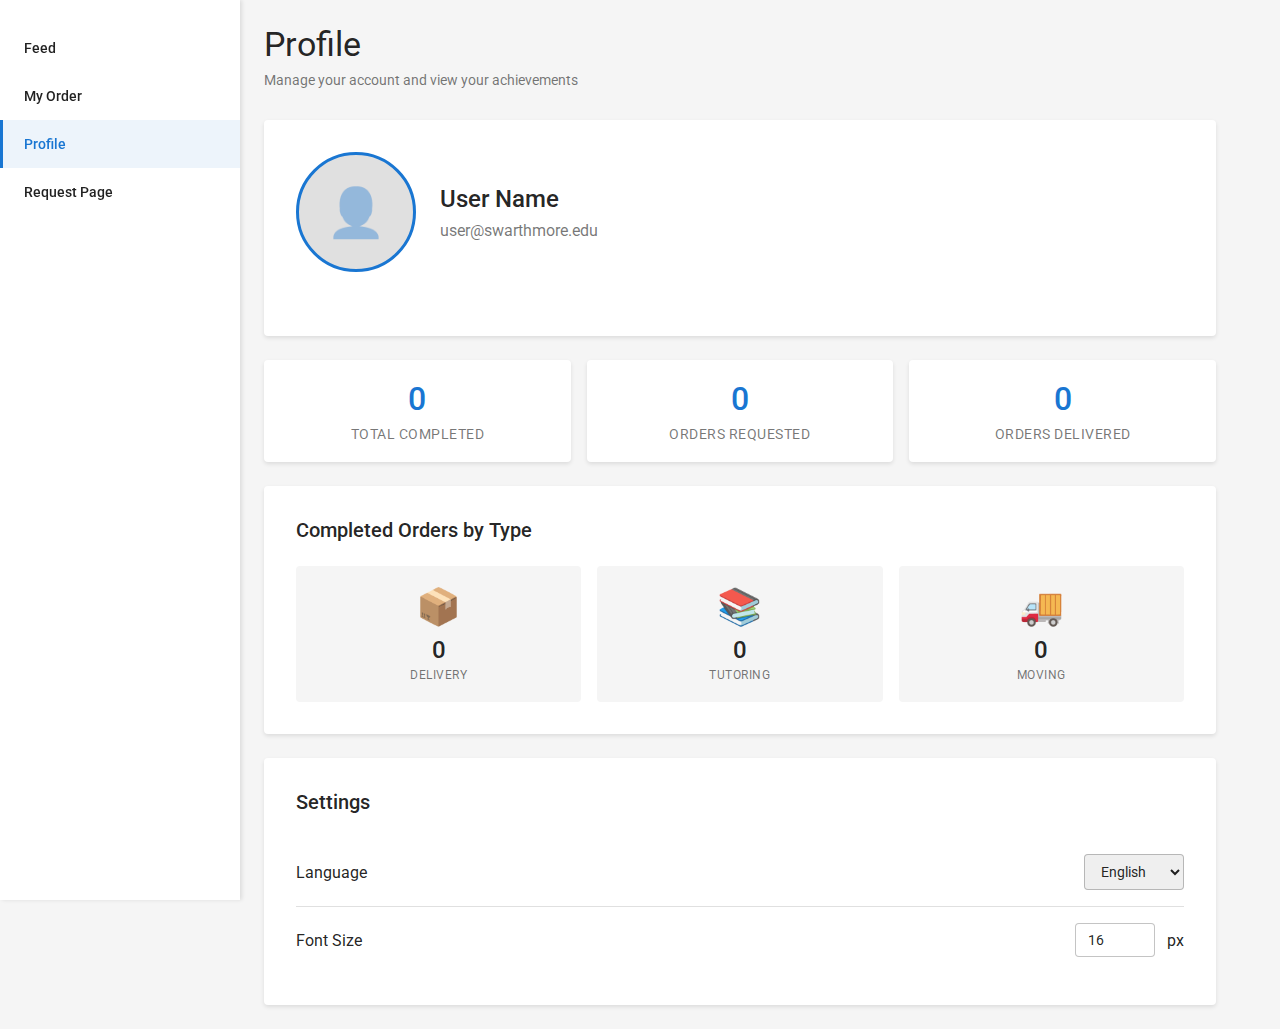
<file: profile.html>
<!DOCTYPE html>
<html lang="en">
<head>
    <meta charset="UTF-8">
    <meta name="viewport" content="width=device-width, initial-scale=1.0">
    <title>Profile - Tri-Co</title>
    
    <!-- Google Fonts - Material Design Typeface -->
    <link rel="preconnect" href="https://fonts.googleapis.com">
    <link rel="preconnect" href="https://fonts.gstatic.com" crossorigin>
    <link href="https://fonts.googleapis.com/css2?family=Roboto:wght@300;400;500;700&display=swap" rel="stylesheet">
    <link rel="stylesheet" href="css/profile.css">
</head>
<body>
    <!-- Left Navigation Sidebar -->
    <nav class="nav-sidebar">
        <button class="nav-button" onclick="window.location.href='feed.html'">Feed</button>
        <button class="nav-button" onclick="window.location.href='my-orders.html'">My Order</button>
        <button class="nav-button active" onclick="window.location.href='profile.html'">Profile</button>
        <button class="nav-button" onclick="window.location.href='request.html'">Request Page</button>
    </nav>

    <!-- Main Content -->
    <main class="main-content">
        <div class="page-header">
            <h1 class="page-title">Profile</h1>
            <p class="page-subtitle">Manage your account and view your achievements</p>
        </div>

        <!-- Profile Info Section -->
        <div class="profile-section">
            <div class="profile-header">
                <div class="profile-picture-container" onclick="document.getElementById('profile-picture-input').click()">
                    <div class="profile-picture" id="profile-picture">
                        <div class="profile-picture-placeholder" id="profile-placeholder">👤</div>
                        <img id="profile-image" style="display: none;" alt="Profile Picture">
                    </div>
                    <div class="profile-picture-upload-hint">Click to upload</div>
                </div>
                <div class="profile-info">
                    <div class="profile-name" id="profile-name">User Name</div>
                    <div class="profile-email" id="profile-email">user@swarthmore.edu</div>
                </div>
            </div>
            <input type="file" id="profile-picture-input" class="hidden-file-input" accept="image/*">
        </div>

        <!-- Stats Section -->
        <div class="stats-grid">
            <div class="stat-card">
                <div class="stat-value" id="total-completed">0</div>
                <div class="stat-label">Total Completed</div>
            </div>
            <div class="stat-card">
                <div class="stat-value" id="total-requested">0</div>
                <div class="stat-label">Orders Requested</div>
            </div>
            <div class="stat-card">
                <div class="stat-value" id="total-delivered">0</div>
                <div class="stat-label">Orders Delivered</div>
            </div>
        </div>

        <!-- Achievements Section -->
        <div class="achievements-section">
            <h2 class="section-title">Completed Orders by Type</h2>
            <div class="achievements-grid">
                <div class="achievement-card">
                    <div class="achievement-icon">📦</div>
                    <div class="achievement-value" id="delivery-count">0</div>
                    <div class="achievement-label">Delivery</div>
                </div>
                <div class="achievement-card">
                    <div class="achievement-icon">📚</div>
                    <div class="achievement-value" id="tutoring-count">0</div>
                    <div class="achievement-label">Tutoring</div>
                </div>
                <div class="achievement-card">
                    <div class="achievement-icon">🚚</div>
                    <div class="achievement-value" id="moving-count">0</div>
                    <div class="achievement-label">Moving</div>
                </div>
            </div>
        </div>

        <!-- Settings Section -->
        <div class="settings-section">
            <h2 class="section-title">Settings</h2>
            <div class="settings-item">
                <div class="settings-label">Language</div>
                <div class="settings-control">
                    <select id="language-select" class="settings-select">
                        <option value="en">English</option>
                        <option value="es">Español</option>
                        <option value="fr">Français</option>
                        <option value="zh">中文</option>
                    </select>
                </div>
            </div>
            <div class="settings-item">
                <div class="settings-label">Font Size</div>
                <div class="settings-control">
                    <input type="number" id="font-size-input" class="settings-input" min="12" max="24" value="16">
                    <span>px</span>
                </div>
            </div>
        </div>
    </main>

    <script src="scripts/profile.js"></script>
</body>
</html>
</file>
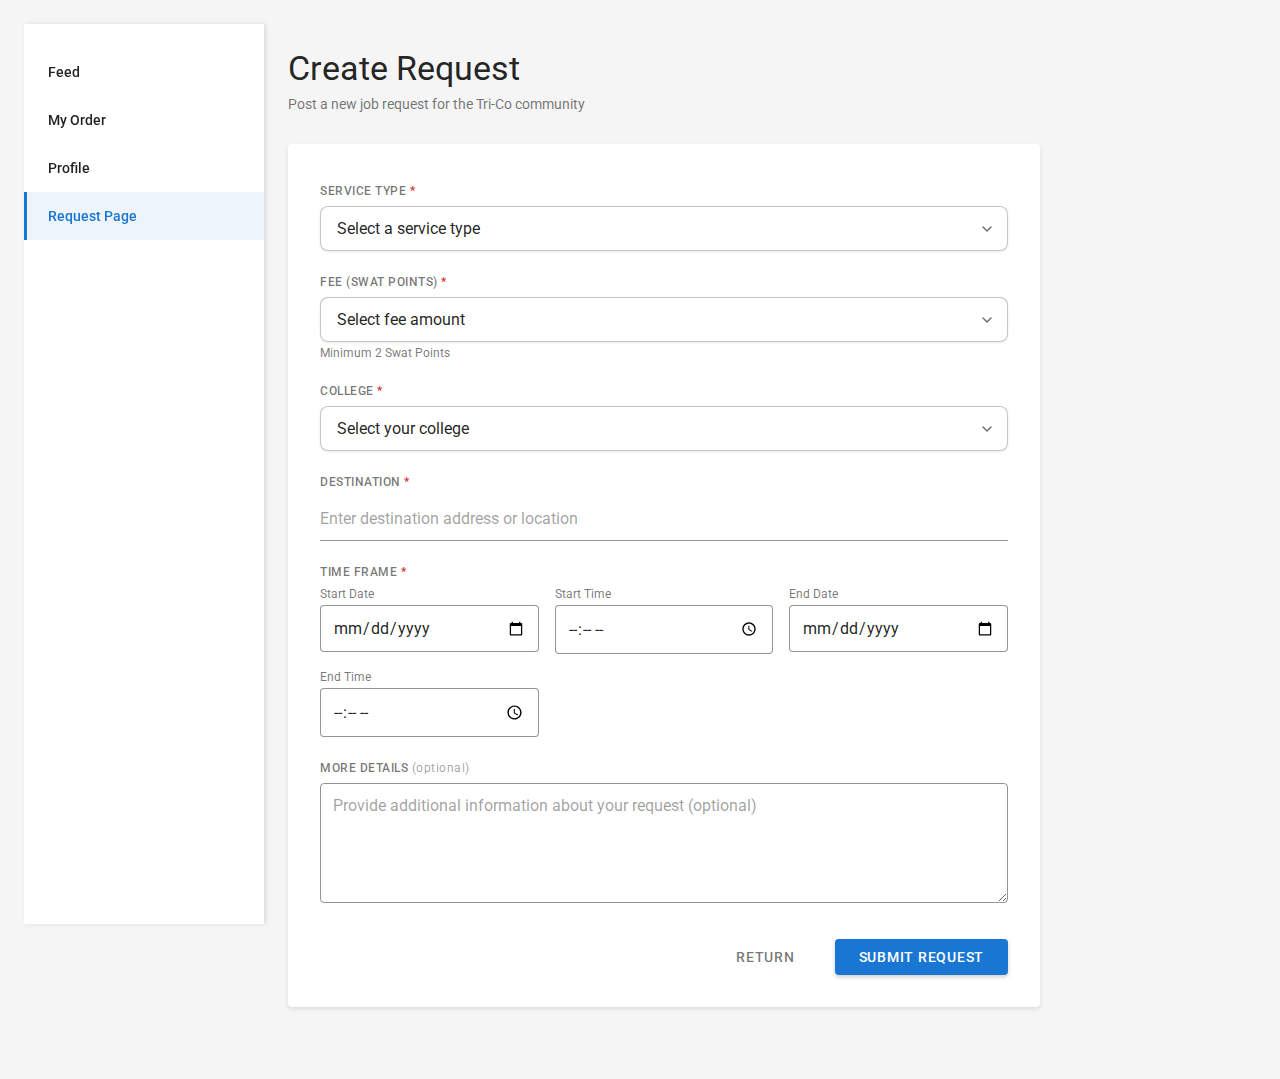
<file: request.html>
<!DOCTYPE html>
<html lang="en">
<head>
    <meta charset="UTF-8">
    <meta name="viewport" content="width=device-width, initial-scale=1.0">
    <title>Request Page - Tri-Co</title>
    
    <!-- Google Fonts - Material Design Typeface -->
    <link rel="preconnect" href="https://fonts.googleapis.com">
    <link rel="preconnect" href="https://fonts.gstatic.com" crossorigin>
    <link href="https://fonts.googleapis.com/css2?family=Roboto:wght@300;400;500;700&display=swap" rel="stylesheet">
    <link rel="stylesheet" href="css/request.css">
</head>
<body>
    <!-- Left Navigation Sidebar -->
    <nav class="nav-sidebar">
        <button class="nav-button" onclick="window.location.href='feed.html'">Feed</button>
        <button class="nav-button" onclick="window.location.href='my-orders.html'">My Order</button>
        <button class="nav-button" onclick="window.location.href='profile.html'">Profile</button>
        <button class="nav-button active" onclick="window.location.href='request.html'">Request Page</button>
    </nav>

    <!-- Main Content -->
    <main class="main-content">
        <div class="page-header">
            <h1 class="page-title">Create Request</h1>
            <p class="page-subtitle">Post a new job request for the Tri-Co community</p>
        </div>

        <div class="request-card">
            <form id="request-form">
                <!-- Service Type -->
                <div class="form-group" id="service-type-group">
                    <label class="form-label required" for="service-type">Service Type</label>
                    <select id="service-type" class="mdc-select" required>
                        <option value="">Select a service type</option>
                        <option value="delivery">Delivery</option>
                        <option value="tutoring">Tutoring</option>
                        <option value="moving">Moving</option>
                    </select>
                    <div class="error-message">Please select a service type</div>
                </div>

                <!-- Fee -->
                <div class="form-group" id="fee-group">
                    <label class="form-label required" for="fee">Fee (Swat Points)</label>
                    <select id="fee" class="mdc-select" required>
                        <option value="">Select fee amount</option>
                    </select>
                    <div class="helper-text">Minimum 2 Swat Points</div>
                    <div class="error-message">Please select a fee (minimum 2 points)</div>
                </div>

                <!-- College -->
                <div class="form-group" id="college-group">
                    <label class="form-label required" for="college">College</label>
                    <select id="college" class="mdc-select" required>
                        <option value="">Select your college</option>
                        <option value="swarthmore">Swarthmore</option>
                        <option value="haverford">Haverford</option>
                        <option value="brynmawr">Bryn Mawr</option>
                    </select>
                    <div class="error-message">Please select your college</div>
                </div>

                <!-- Destination -->
                <div class="form-group" id="destination-group">
                    <label class="form-label required" for="destination">Destination</label>
                    <input 
                        type="text" 
                        id="destination" 
                        class="mdc-text-field" 
                        placeholder="Enter destination address or location"
                        required
                    />
                    <div class="error-message">Please enter a destination</div>
                </div>

                <!-- Time Frame -->
                <div class="form-group" id="timeframe-group">
                    <label class="form-label required">Time Frame</label>
                    <div class="datetime-container">
                        <div class="datetime-group">
                            <label class="datetime-label" for="start-date">Start Date</label>
                            <input type="date" id="start-date" class="datetime-input" required />
                        </div>
                        <div class="datetime-group">
                            <label class="datetime-label" for="start-time">Start Time</label>
                            <input type="time" id="start-time" class="datetime-input" required />
                        </div>
                        <div class="datetime-group">
                            <label class="datetime-label" for="end-date">End Date</label>
                            <input type="date" id="end-date" class="datetime-input" required />
                        </div>
                        <div class="datetime-group">
                            <label class="datetime-label" for="end-time">End Time</label>
                            <input type="time" id="end-time" class="datetime-input" required />
                        </div>
                    </div>
                    <div class="error-message">Please select a complete time frame</div>
                </div>

                <!-- More Details -->
                <div class="form-group" id="details-group">
                    <label class="form-label optional" for="more-details">More Details</label>
                    <textarea 
                        id="more-details" 
                        class="mdc-textarea" 
                        placeholder="Provide additional information about your request (optional)"
                    ></textarea>
                </div>

                <!-- Action Buttons -->
                <div class="action-buttons">
                    <button type="button" class="btn btn-secondary" onclick="window.location.href='feed.html'">
                        Return
                    </button>
                    <button type="submit" class="btn btn-primary" id="submit-btn">
                        Submit Request
                    </button>
                </div>
            </form>
        </div>
    </main>

    <script src="scripts/request.js"></script>
</body>
</html>
</file>
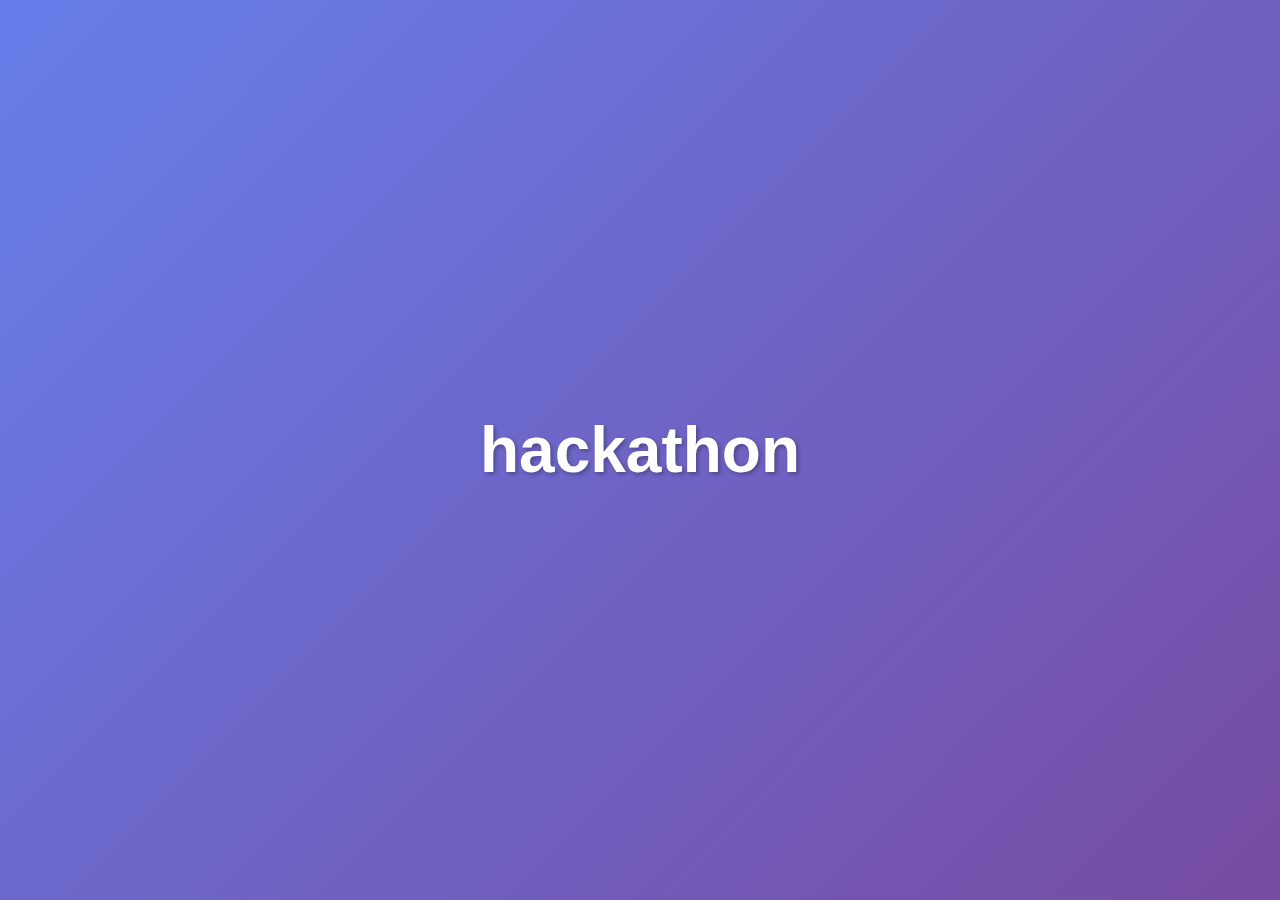
<file: assets/TB.html>
<!DOCTYPE html>
<html lang="en">
<head>
    <meta charset="UTF-8">
    <meta name="viewport" content="width=device-width, initial-scale=1.0">
    <title>Hackathon</title>
    <style>
        body {
            display: flex;
            justify-content: center;
            align-items: center;
            height: 100vh;
            margin: 0;
            background: linear-gradient(135deg, #667eea 0%, #764ba2 100%);
            font-family: Arial, sans-serif;
        }
        h1 {
            font-size: 4rem;
            color: white;
            text-shadow: 2px 2px 4px rgba(0, 0, 0, 0.3);
        }
    </style>
</head>
<body>
    <h1>hackathon</h1>
</body>
</html>
</file>
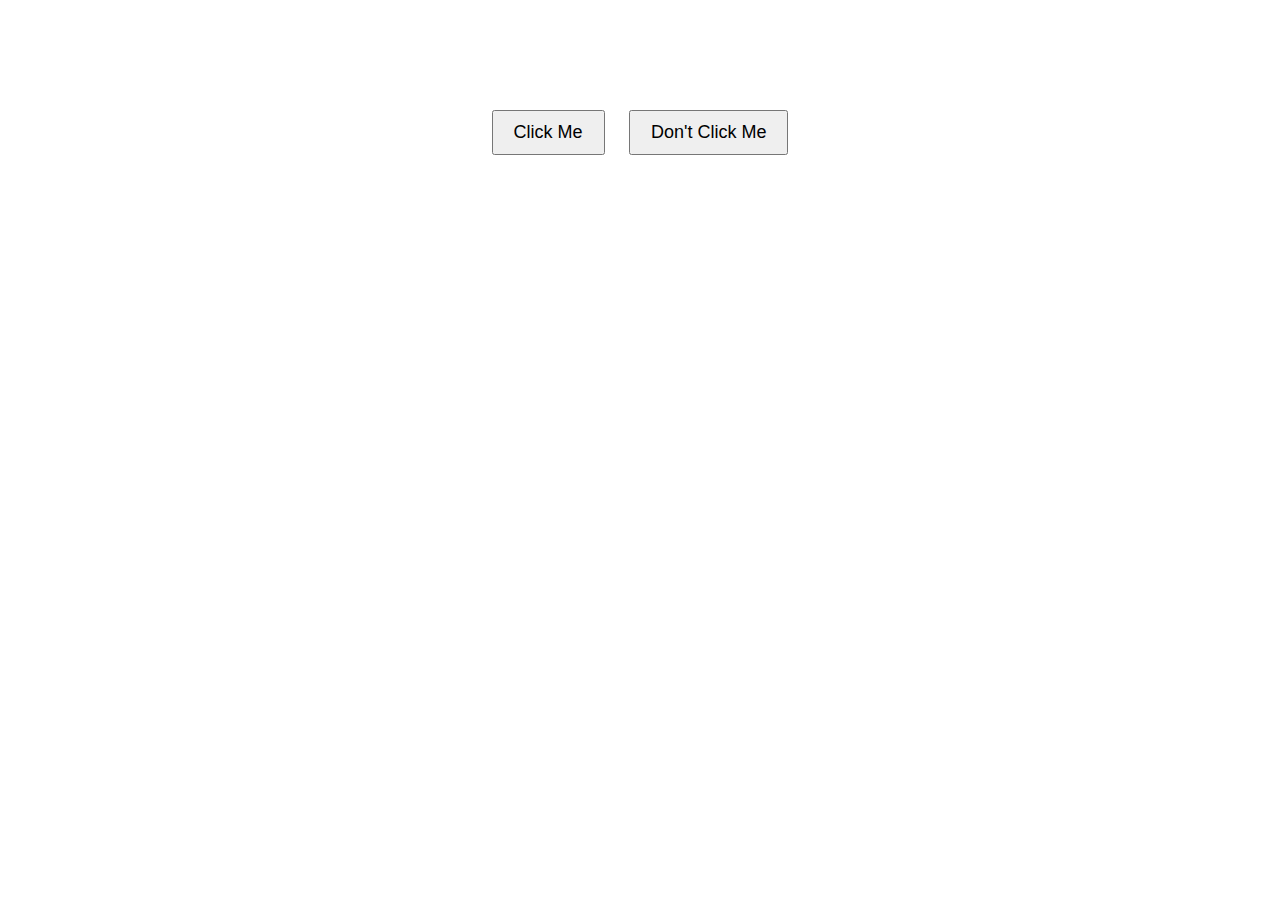
<file: assets/test.html>
<!DOCTYPE html>
<html>
<head>
  <meta charset="UTF-8">
  <title>Button Background Changer</title>
  <style>
    body {
      text-align: center;
      margin-top: 100px;
      font-family: Arial, sans-serif;
    }
    button {
      padding: 10px 20px;
      font-size: 18px;
      margin: 10px;
      cursor: pointer;
    }
  </style>
</head>
<body>

  <button id="clickBtn">Click Me</button>
  <button id="dontClickBtn">Don't Click Me</button>

  <script>
    // When "Click Me" is clicked → background green
    document.getElementById("clickBtn").addEventListener("click", function() {
      document.body.style.backgroundColor = "green";
    });

    // When "Don't Click Me" is clicked → background red
    document.getElementById("dontClickBtn").addEventListener("click", function() {
      document.body.style.backgroundColor = "red";
    });
  </script>

</body>
</html>
</file>
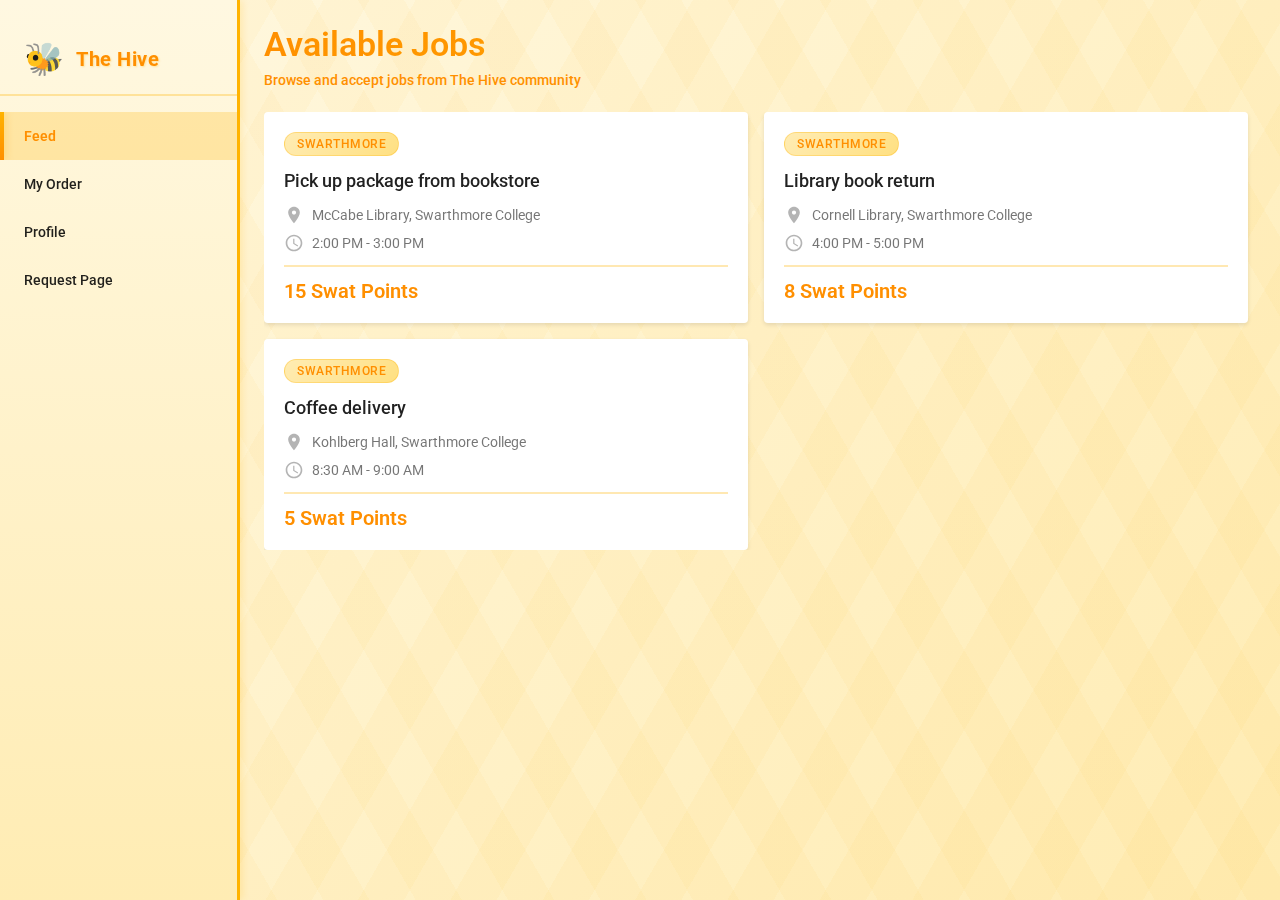
<file: codebase/html/feed.html>
<!DOCTYPE html>
<html lang="en">
<head>
    <meta charset="UTF-8">
    <meta name="viewport" content="width=device-width, initial-scale=1.0">
    <title>The Hive - Jobs Feed</title>
    
    <!-- Google Fonts - Material Design Typeface -->
    <link rel="preconnect" href="https://fonts.googleapis.com">
    <link rel="preconnect" href="https://fonts.gstatic.com" crossorigin>
    <link href="https://fonts.googleapis.com/css2?family=Roboto:wght@300;400;500;700&display=swap" rel="stylesheet">
    <link rel="stylesheet" href="../css/feed.css">
</head>
<body>
    <!-- Left Navigation Sidebar -->
    <nav class="nav-sidebar">
        <div class="nav-brand">
            <div class="nav-logo">🐝</div>
            <div class="nav-title">The Hive</div>
        </div>
        <button class="nav-button active" onclick="window.location.href='feed.html'">Feed</button>
        <button class="nav-button" onclick="window.location.href='my-orders.html'">My Order</button>
        <button class="nav-button" onclick="window.location.href='profile.html'">Profile</button>
        <button class="nav-button" onclick="window.location.href='request.html'">Request Page</button>
    </nav>

    <!-- Main Content -->
    <main class="main-content">
        <div class="page-header">
            <h1 class="page-title">Available Jobs</h1>
            <p class="page-subtitle">Browse and accept jobs from The Hive community</p>
        </div>

        <!-- Jobs List -->
        <div class="jobs-container" id="jobs-container">
            <!-- Jobs will be dynamically inserted here -->
        </div>
    </main>

    <!-- Job Detail Modal -->
    <div class="modal" id="job-modal">
        <div class="modal-content">
            <button class="modal-close" onclick="closeModal()"></button>
            <div class="modal-header">
                <div class="job-college" id="modal-college"></div>
                <h2 class="modal-title" id="modal-title"></h2>
            </div>
            <div class="modal-body">
                <div class="modal-detail-section">
                    <div class="modal-detail-label">Mission</div>
                    <div class="modal-detail-value" id="modal-mission"></div>
                </div>
                <div class="modal-detail-section">
                    <div class="modal-detail-label">Destination</div>
                    <div class="modal-detail-value" id="modal-destination"></div>
                </div>
                <div class="modal-detail-section">
                    <div class="modal-detail-label">Time Needed</div>
                    <div class="modal-detail-value" id="modal-time"></div>
                </div>
                <div class="modal-detail-section">
                    <div class="modal-detail-label">Price</div>
                    <div class="modal-detail-value" id="modal-price"></div>
                </div>
                <div class="modal-detail-section">
                    <div class="modal-detail-label">Description</div>
                    <div class="modal-detail-value" id="modal-description"></div>
                </div>
            </div>
            <div class="modal-actions">
                <button class="btn btn-secondary" onclick="closeModal()">Cancel</button>
                <button class="btn btn-primary" onclick="takeJob()">Take Job</button>
            </div>
        </div>
    </div>

    <script src="../scripts/feed.js"></script>
</body>
</html>
</file>
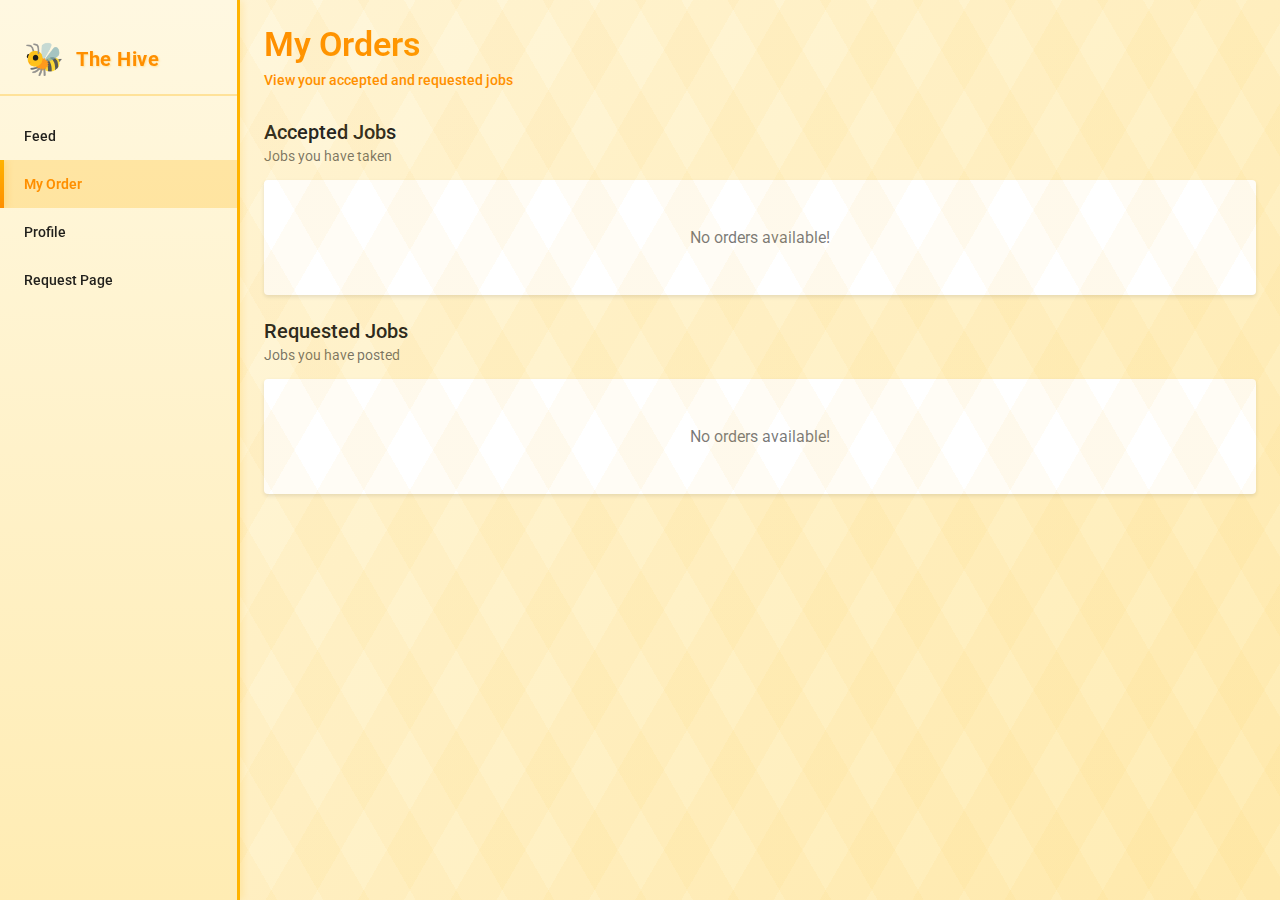
<file: codebase/html/my-orders.html>
<!DOCTYPE html>
<html lang="en">
<head>
    <meta charset="UTF-8">
    <meta name="viewport" content="width=device-width, initial-scale=1.0">
    <title>My Orders - The Hive</title>
    
    <!-- Google Fonts - Material Design Typeface -->
    <link rel="preconnect" href="https://fonts.googleapis.com">
    <link rel="preconnect" href="https://fonts.gstatic.com" crossorigin>
    <link href="https://fonts.googleapis.com/css2?family=Roboto:wght@300;400;500;700&display=swap" rel="stylesheet">
    <link rel="stylesheet" href="../css/my-orders.css">
</head>
<body>
    <!-- Left Navigation Sidebar -->
    <nav class="nav-sidebar" role="navigation" aria-label="Main navigation">
        <div class="nav-brand">
            <div class="nav-logo" aria-hidden="true">🐝</div>
            <div class="nav-title">The Hive</div>
        </div>
        <button class="nav-button" onclick="window.location.href='feed.html'" aria-label="Go to Feed page">Feed</button>
        <button class="nav-button active" onclick="window.location.href='my-orders.html'" aria-label="Go to My Orders page" aria-current="page">My Order</button>
        <button class="nav-button" onclick="window.location.href='profile.html'" aria-label="Go to Profile page">Profile</button>
        <button class="nav-button" onclick="window.location.href='request.html'" aria-label="Go to Request Page">Request Page</button>
    </nav>

    <!-- Main Content -->
    <main class="main-content">
        <div class="page-header">
            <h1 class="page-title">My Orders</h1>
            <p class="page-subtitle">View your accepted and requested jobs</p>
        </div>

        <div class="orders-container">
            <!-- Accepted Jobs Section -->
            <section aria-labelledby="accepted-jobs-heading">
                <div class="section-header">
                    <h2 class="section-title" id="accepted-jobs-heading">Accepted Jobs</h2>
                    <p class="section-subtitle">Jobs you have taken</p>
                </div>
                <div id="accepted-jobs-container" role="list" aria-label="List of accepted jobs">
                    <!-- Accepted jobs will be inserted here -->
                </div>
            </section>

            <!-- Requested Jobs Section -->
            <section aria-labelledby="requested-jobs-heading">
                <div class="section-header">
                    <h2 class="section-title" id="requested-jobs-heading">Requested Jobs</h2>
                    <p class="section-subtitle">Jobs you have posted</p>
                </div>
                <div id="requested-jobs-container" role="list" aria-label="List of requested jobs">
                    <!-- Requested jobs will be inserted here -->
                </div>
            </section>
        </div>
    </main>

    <script src="../scripts/my-orders.js"></script>
</body>
</html>
</file>
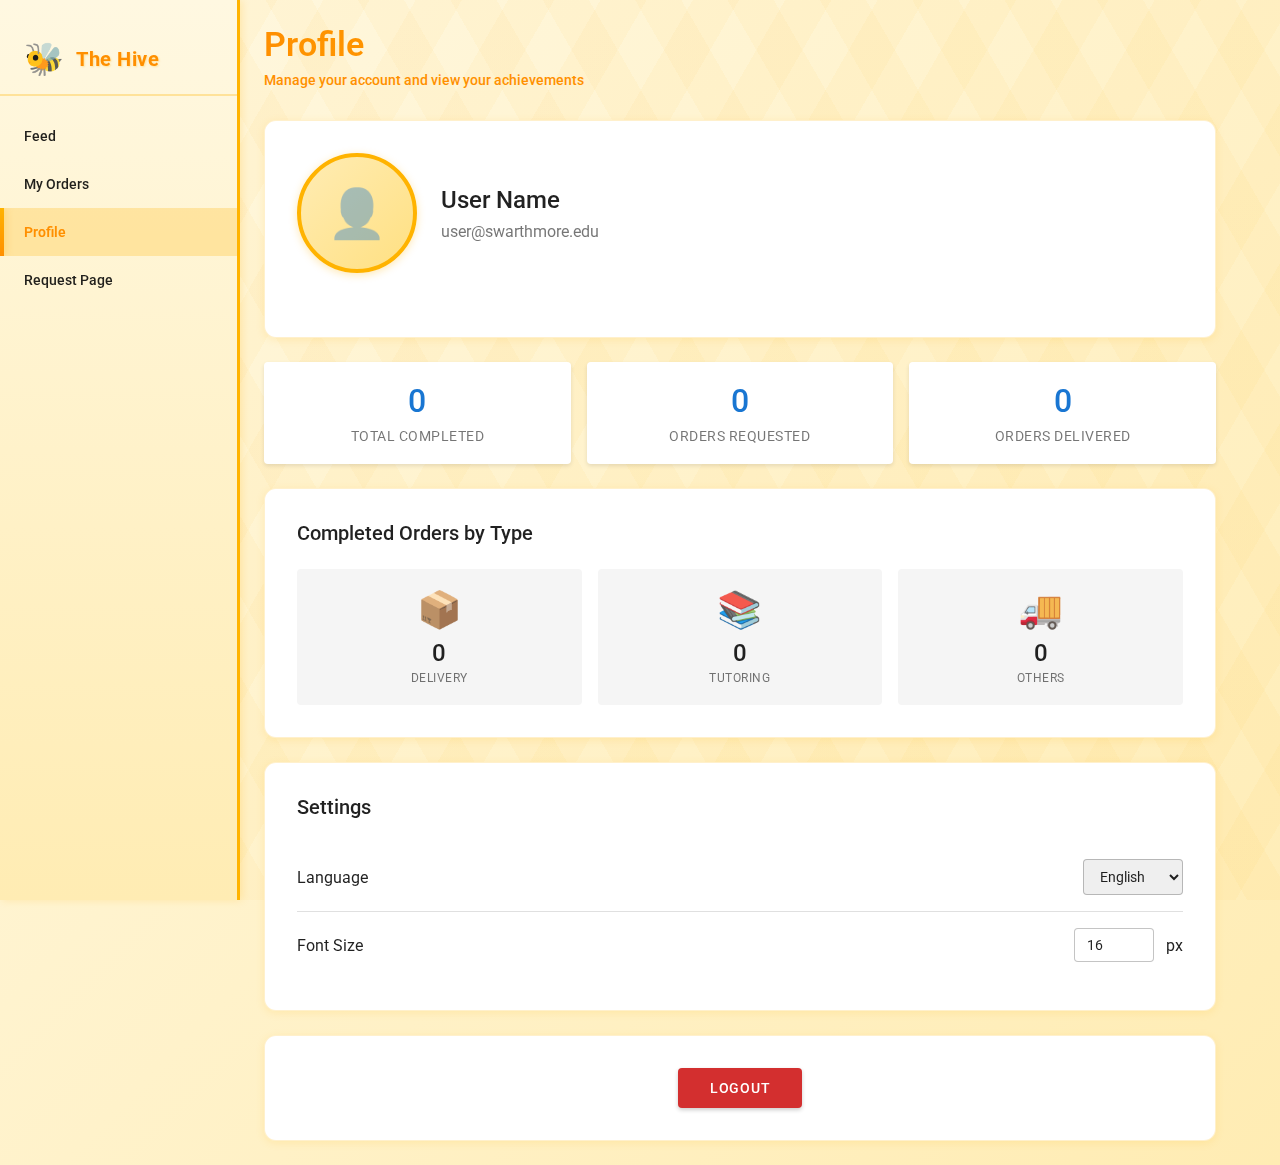
<file: codebase/html/profile.html>
<!DOCTYPE html>
<html lang="en">
<head>
    <meta charset="UTF-8">
    <meta name="viewport" content="width=device-width, initial-scale=1.0">
    <title>Profile - The Hive</title>
    
    <!-- Google Fonts - Material Design Typeface -->
    <link rel="preconnect" href="https://fonts.googleapis.com">
    <link rel="preconnect" href="https://fonts.gstatic.com" crossorigin>
    <link href="https://fonts.googleapis.com/css2?family=Roboto:wght@300;400;500;700&display=swap" rel="stylesheet">
    <link rel="stylesheet" href="../css/profile.css">
    <script src="../scripts/settings.js"></script>
</head>
<body>
    <!-- Left Navigation Sidebar -->
    <nav class="nav-sidebar" role="navigation" aria-label="Main navigation">
        <div class="nav-brand">
            <div class="nav-logo" aria-hidden="true">🐝</div>
            <div class="nav-title">The Hive</div>
        </div>
        <button class="nav-button" onclick="window.location.href='feed.html'" aria-label="Go to Feed page" data-i18n="nav.feed">Feed</button>
        <button class="nav-button" onclick="window.location.href='my-orders.html'" aria-label="Go to My Orders page" data-i18n="nav.myOrders">My Orders</button>
        <button class="nav-button active" onclick="window.location.href='profile.html'" aria-label="Go to Profile page" aria-current="page" data-i18n="nav.profile">Profile</button>
        <button class="nav-button" onclick="window.location.href='request.html'" aria-label="Go to Request Page" data-i18n="nav.request">Request Page</button>
    </nav>

    <!-- Main Content -->
    <main class="main-content">
        <div class="page-header">
            <h1 class="page-title" data-i18n="profile.title">Profile</h1>
            <p class="page-subtitle" data-i18n="profile.subtitle">Manage your account and view your achievements</p>
        </div>

        <!-- Profile Info Section -->
        <section class="profile-section" aria-labelledby="profile-heading">
            <h2 id="profile-heading" class="sr-only">Profile Information</h2>
            <div class="profile-header">
                <button class="profile-picture-container" onclick="document.getElementById('profile-picture-input').click()" aria-label="Upload profile picture" type="button">
                    <div class="profile-picture" id="profile-picture" role="img" aria-label="Profile picture">
                        <div class="profile-picture-placeholder" id="profile-placeholder" aria-hidden="true">👤</div>
                        <img id="profile-image" style="display: none;" alt="Profile Picture">
                    </div>
                    <div class="profile-picture-upload-hint">Click to upload</div>
                </button>
                <div class="profile-info">
                    <div class="profile-name" id="profile-name" aria-label="User name">User Name</div>
                    <div class="profile-email" id="profile-email" aria-label="User email">user@swarthmore.edu</div>
                </div>
            </div>
            <input type="file" id="profile-picture-input" class="hidden-file-input" accept="image/*" aria-label="Select profile picture">
        </section>

        <!-- Stats Section -->
        <section class="stats-grid" aria-labelledby="stats-heading">
            <h2 id="stats-heading" class="sr-only">Statistics</h2>
            <div class="stat-card" role="article" aria-label="Total completed orders">
                <div class="stat-value" id="total-completed" aria-live="polite">0</div>
                <div class="stat-label" data-i18n="profile.totalCompleted">Total Completed</div>
            </div>
            <div class="stat-card" role="article" aria-label="Total requested orders">
                <div class="stat-value" id="total-requested" aria-live="polite">0</div>
                <div class="stat-label" data-i18n="profile.ordersRequested">Orders Requested</div>
            </div>
            <div class="stat-card" role="article" aria-label="Total delivered orders">
                <div class="stat-value" id="total-delivered" aria-live="polite">0</div>
                <div class="stat-label" data-i18n="profile.ordersDelivered">Orders Delivered</div>
            </div>
        </section>

        <!-- Achievements Section -->
        <section class="achievements-section" aria-labelledby="achievements-heading">
            <h2 class="section-title" id="achievements-heading" data-i18n="profile.completedByType">Completed Orders by Type</h2>
            <div class="achievements-grid" role="list">
                <div class="achievement-card" role="listitem" aria-label="Delivery orders completed">
                    <div class="achievement-icon" aria-hidden="true">📦</div>
                    <div class="achievement-value" id="delivery-count" aria-live="polite">0</div>
                    <div class="achievement-label" data-i18n="profile.delivery">Delivery</div>
                </div>
                <div class="achievement-card" role="listitem" aria-label="Tutoring orders completed">
                    <div class="achievement-icon" aria-hidden="true">📚</div>
                    <div class="achievement-value" id="tutoring-count" aria-live="polite">0</div>
                    <div class="achievement-label" data-i18n="profile.tutoring">Tutoring</div>
                </div>
                <div class="achievement-card" role="listitem" aria-label="Moving orders completed">
                    <div class="achievement-icon" aria-hidden="true">🚚</div>
                    <div class="achievement-value" id="moving-count" aria-live="polite">0</div>
                    <div class="achievement-label" data-i18n="profile.others">Others</div>
                </div>
            </div>
        </section>

        <!-- Settings Section -->
        <section class="settings-section" aria-labelledby="settings-heading">
            <h2 class="section-title" id="settings-heading" data-i18n="profile.settings">Settings</h2>
            <div class="settings-item">
                <label for="language-select" class="settings-label" data-i18n="profile.language">Language</label>
                <div class="settings-control">
                    <select id="language-select" class="settings-select" aria-label="Select language preference">
                        <option value="en">English</option>
                        <option value="es">Español</option>
                        <option value="fr">Français</option>
                        <option value="zh">中文</option>
                    </select>
                </div>
            </div>
            <div class="settings-item">
                <label for="font-size-input" class="settings-label" data-i18n="profile.fontSize">Font Size</label>
                <div class="settings-control">
                    <input type="number" id="font-size-input" class="settings-input" min="12" max="24" value="16" aria-label="Font size in pixels">
                    <span aria-hidden="true">px</span>
                </div>
            </div>
        </section>

        <!-- Logout Section -->
        <section class="logout-section">
            <button class="btn btn-logout" id="logout-button" aria-label="Log out of your account" data-i18n="common.logout">Logout</button>
        </section>
    </main>

    <script src="../scripts/profile.js"></script>
</body>
</html>
</file>
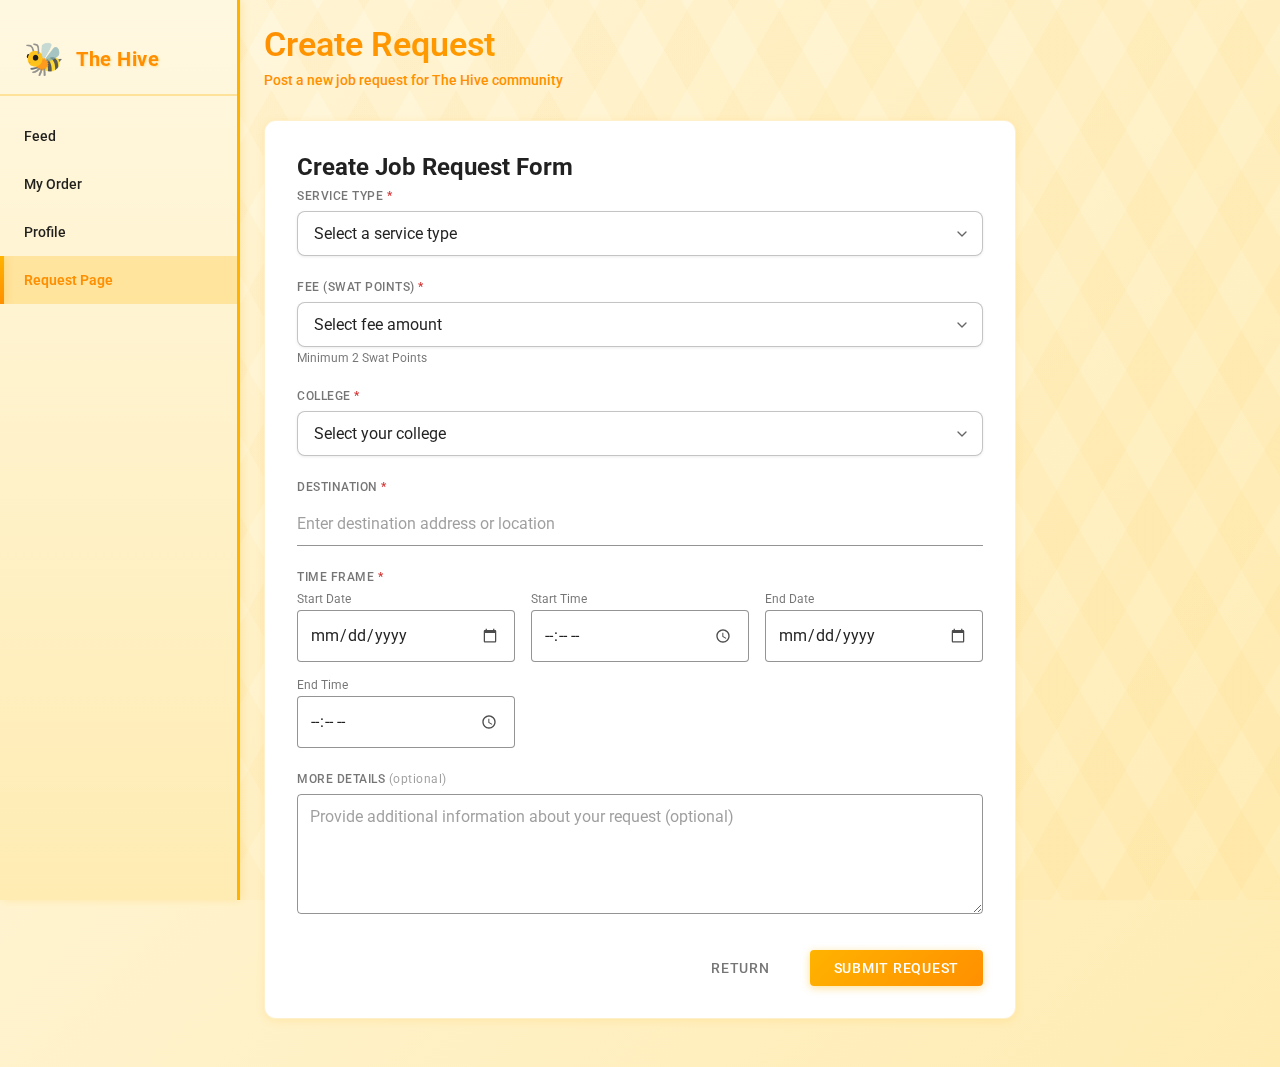
<file: codebase/html/request.html>
<!DOCTYPE html>
<html lang="en">
<head>
    <meta charset="UTF-8">
    <meta name="viewport" content="width=device-width, initial-scale=1.0">
    <title>Request Page - The Hive</title>
    
    <!-- Google Fonts - Material Design Typeface -->
    <link rel="preconnect" href="https://fonts.googleapis.com">
    <link rel="preconnect" href="https://fonts.gstatic.com" crossorigin>
    <link href="https://fonts.googleapis.com/css2?family=Roboto:wght@300;400;500;700&display=swap" rel="stylesheet">
    <link rel="stylesheet" href="../css/request.css">
</head>
<body>
    <!-- Left Navigation Sidebar -->
    <nav class="nav-sidebar" role="navigation" aria-label="Main navigation">
        <div class="nav-brand">
            <div class="nav-logo" aria-hidden="true">🐝</div>
            <div class="nav-title">The Hive</div>
        </div>
        <button class="nav-button" onclick="window.location.href='feed.html'" aria-label="Go to Feed page">Feed</button>
        <button class="nav-button" onclick="window.location.href='my-orders.html'" aria-label="Go to My Orders page">My Order</button>
        <button class="nav-button" onclick="window.location.href='profile.html'" aria-label="Go to Profile page">Profile</button>
        <button class="nav-button active" onclick="window.location.href='request.html'" aria-label="Go to Request Page" aria-current="page">Request Page</button>
    </nav>

    <!-- Main Content -->
    <main class="main-content">
        <div class="page-header">
            <h1 class="page-title">Create Request</h1>
            <p class="page-subtitle">Post a new job request for The Hive community</p>
        </div>

        <section class="request-card" aria-labelledby="request-form-heading">
            <h2 id="request-form-heading" class="sr-only">Create Job Request Form</h2>
            <form id="request-form" aria-label="Create job request form">
                <!-- Service Type -->
                <div class="form-group" id="service-type-group">
                    <label class="form-label required" for="service-type">Service Type</label>
                    <select id="service-type" class="mdc-select" required>
                        <option value="">Select a service type</option>
                        <option value="delivery">Delivery</option>
                        <option value="tutoring">Tutoring</option>
                        <option value="moving">Moving</option>
                    </select>
                    <div class="error-message">Please select a service type</div>
                </div>

                <!-- Fee -->
                <div class="form-group" id="fee-group">
                    <label class="form-label required" for="fee">Fee (Swat Points)</label>
                    <select id="fee" class="mdc-select" required>
                        <option value="">Select fee amount</option>
                    </select>
                    <div class="helper-text">Minimum 2 Swat Points</div>
                    <div class="error-message">Please select a fee (minimum 2 points)</div>
                </div>

                <!-- College -->
                <div class="form-group" id="college-group">
                    <label class="form-label required" for="college">College</label>
                    <select id="college" class="mdc-select" required>
                        <option value="">Select your college</option>
                        <option value="swarthmore">Swarthmore</option>
                        <option value="haverford">Haverford</option>
                        <option value="brynmawr">Bryn Mawr</option>
                    </select>
                    <div class="error-message">Please select your college</div>
                </div>

                <!-- Destination -->
                <div class="form-group" id="destination-group">
                    <label class="form-label required" for="destination">Destination</label>
                    <input 
                        type="text" 
                        id="destination" 
                        class="mdc-text-field" 
                        placeholder="Enter destination address or location"
                        required
                    />
                    <div class="error-message">Please enter a destination</div>
                </div>

                <!-- Time Frame -->
                <div class="form-group" id="timeframe-group">
                    <label class="form-label required">Time Frame</label>
                    <div class="datetime-container">
                        <div class="datetime-group">
                            <label class="datetime-label" for="start-date">Start Date</label>
                            <input type="date" id="start-date" class="datetime-input" required />
                        </div>
                        <div class="datetime-group">
                            <label class="datetime-label" for="start-time">Start Time</label>
                            <input type="time" id="start-time" class="datetime-input"  />
                        </div>
                        <div class="datetime-group">
                            <label class="datetime-label" for="end-date">End Date</label>
                            <input type="date" id="end-date" class="datetime-input" required />
                        </div>
                        <div class="datetime-group">
                            <label class="datetime-label" for="end-time">End Time</label>
                            <input type="time" id="end-time" class="datetime-input"  />
                        </div>
                    </div>
                    <div class="error-message">Please select a complete time frame</div>
                </div>

                <!-- More Details -->
                <div class="form-group" id="details-group">
                    <label class="form-label optional" for="more-details">More Details</label>
                    <textarea 
                        id="more-details" 
                        class="mdc-textarea" 
                        placeholder="Provide additional information about your request (optional)"
                    ></textarea>
                </div>

                <!-- Action Buttons -->
                <div class="action-buttons">
                    <button type="button" class="btn btn-secondary" onclick="window.location.href='feed.html'">
                        Return
                    </button>
                    <button type="submit" class="btn btn-primary" id="submit-btn">
                        Submit Request
                    </button>
                </div>
            </form>
        </section>
    </main>

    <script src="../scripts/request.js"></script>
</body>
</html>
</file>
<file: codebase/css/index.css>
@import url('components/base.css');
@import url('pages/index.css');
@import url('components/forms.css');
@import url('components/buttons.css');
</file>
<file: css/profile.css>
@import url('components/base.css');
@import url('components/navigation.css');
@import url('components/layout.css');
@import url('components/cards.css');
@import url('pages/profile.css');
</file>
<file: css/request.css>
@import url('components/base.css');
@import url('components/navigation.css');
@import url('components/layout.css');
@import url('components/forms.css');
@import url('components/buttons.css');
@import url('pages/request.css');
</file>
<file: codebase/css/feed.css>
@import url('components/base.css');
@import url('components/navigation.css');
@import url('components/layout.css');
@import url('components/cards.css');
@import url('components/badges.css');
@import url('components/modal.css');
@import url('components/buttons.css');
@import url('pages/feed.css');
</file>
<file: codebase/css/my-orders.css>
@import url('components/base.css');
@import url('components/navigation.css');
@import url('components/layout.css');
@import url('components/cards.css');
@import url('components/badges.css');
@import url('pages/my-orders.css');
</file>
<file: codebase/css/profile.css>
@import url('components/base.css');
@import url('components/navigation.css');
@import url('components/layout.css');
@import url('components/cards.css');
@import url('pages/profile.css');
</file>
<file: codebase/css/request.css>
@import url('components/base.css');
@import url('components/navigation.css');
@import url('components/layout.css');
@import url('components/forms.css');
@import url('components/buttons.css');
@import url('pages/request.css');
</file>
